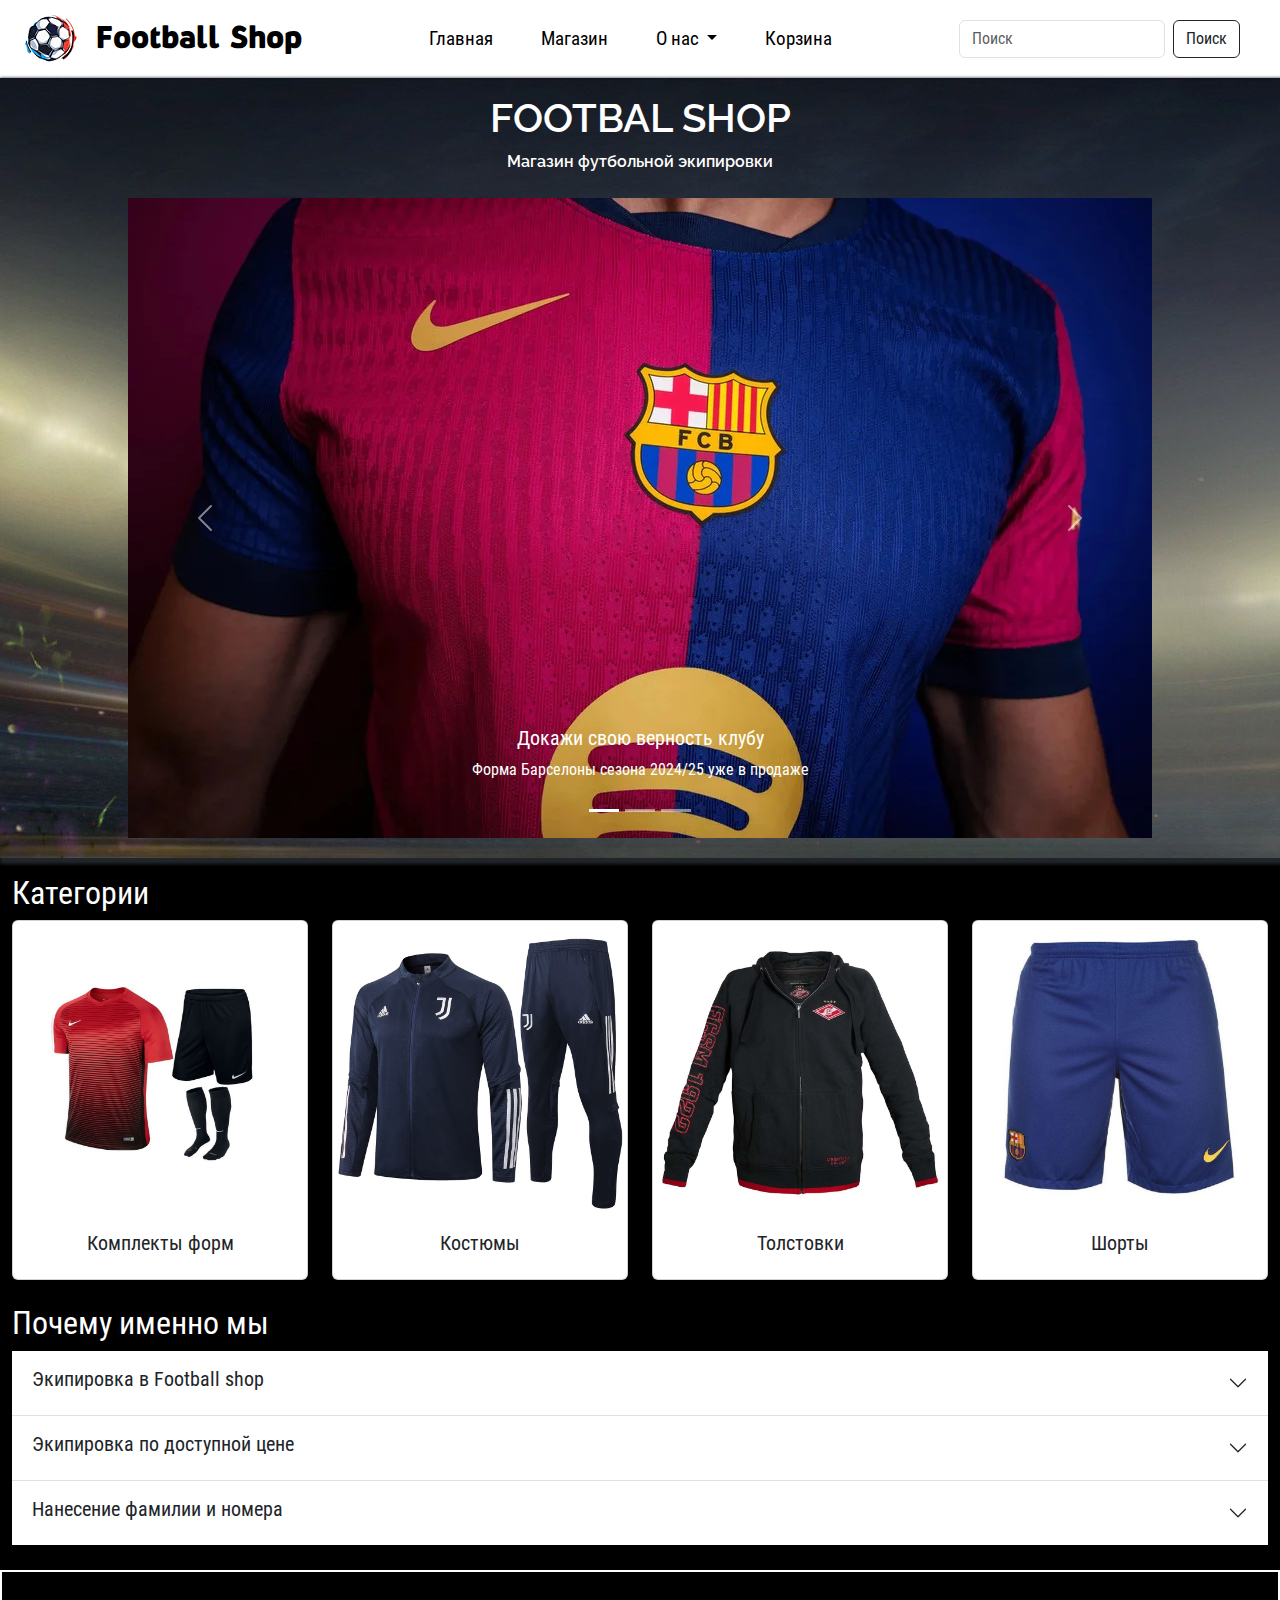
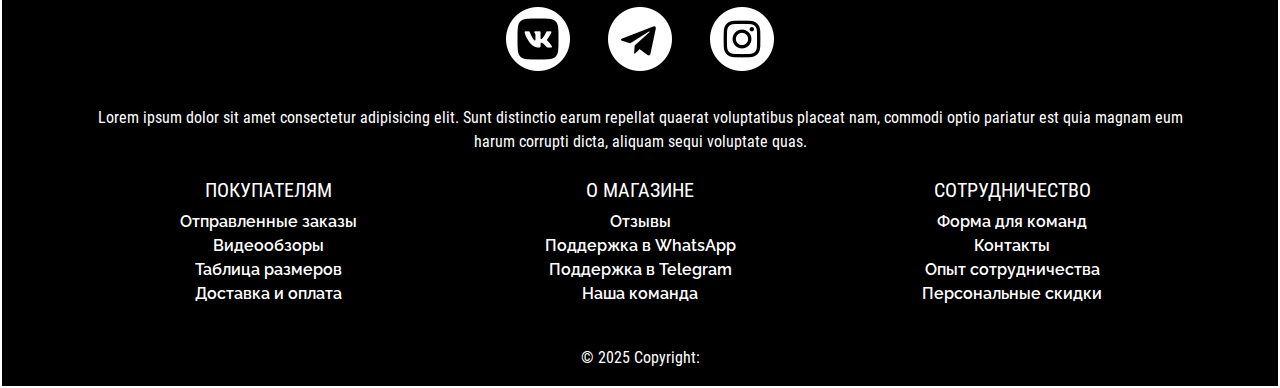
<file: index.html>
<!DOCTYPE html>
<html lang="en">

<head>
    <meta charset="UTF-8">
    <meta name="viewport" content="width=device-width, initial-scale=1.0">
    <title>Document</title>
    <link href="https://cdn.jsdelivr.net/npm/bootstrap@5.3.3/dist/css/bootstrap.min.css" rel="stylesheet"
        integrity="sha384-QWTKZyjpPEjISv5WaRU9OFeRpok6YctnYmDr5pNlyT2bRjXh0JMhjY6hW+ALEwIH" crossorigin="anonymous">
    <link rel="stylesheet" href="css/1.css">
</head>

<body>
    <!--Добавить гамбургер-->
    <!--Главный сайт-->
    <!--Шапка-->
    <menu>
        <div class="container-fluid">
        <nav class="navbar navbar-expand-lg">
            <div class="container-fluid">
                <a class="navbar-brand" href="./index.html">
                    <img src="./img/small-logo.png" alt="Bootstrap" width="56" height="52"></a>
                <a class="navbar-brand" href="./index.html">
                    <h2>Football Shop</h2>
                </a>
                <button class="navbar-toggler" type="button" data-bs-toggle="collapse"
                    data-bs-target="#navbarSupportedContent" aria-controls="navbarSupportedContent"
                    aria-expanded="false" aria-label="Переключатель навигации">
                    <span class="navbar-toggler-icon"></span>
                </button>
                <div class="collapse navbar-collapse" id="navbarSupportedContent">
                    <ul class="navbar-nav me-auto ms-auto mb-2 mb-lg-0">
                        <li class="nav-item px-3">
                            <a class="nav-link" aria-current="page" href="./index.html">Главная</a>
                        </li>
                        <li class="nav-item px-3">
                            <a class="nav-link" href="./shop.html">Магазин</a>
                        </li>
                        <li class="nav-item dropdown px-3">
                            <a class="nav-link dropdown-toggle" href="#" role="button" data-bs-toggle="dropdown"
                                aria-expanded="false">
                                О нас
                            </a>
                            <ul class="dropdown-menu">
                                <li><a class="dropdown-item" href="./blog.html">Блог</a></li>
                                <li><a class="dropdown-item" href="#">Отзывы</a></li>
                            </ul>
                        <li class="nav-item px-3">
                            <a class="nav-link" href="./bin.html">Корзина</a>
                        </li>
                    </ul>
                    <form class="d-flex px-3" role="search">
                        <input class="form-control me-2" type="search" placeholder="Поиск" aria-label="Поиск">
                        <button class="btn btn-outline-dark" type="submit">Поиск</button>
                    </form>
                </div>
            </div>
        </nav>
    </div>
    </menu>
    <header>
        <div class="container-fluid">
            <div class="row align-items-center">
                <H1 class="header-text mt-3">FOOTBAL SHOP</H1>
            </div>
            <div class="row align-items-center">
                <p class="header-text">Магазин футбольной экипировки</p>
            </div>
        <div class="container-fluid">
            <!--Карусель-->
            <div class="row align-items-center mt-2">
                <div class="col">
                    <div id="carouselExampleCaptions" class="carousel slide carousel-fade" data-bs-ride="carousel">
                        <div class="carousel-indicators">
                            <button type="button" data-bs-target="#carouselExampleCaptions" data-bs-slide-to="0"
                                class="active" aria-current="true" aria-label="Slide 1"></button>
                            <button type="button" data-bs-target="#carouselExampleCaptions" data-bs-slide-to="1"
                                aria-label="Slide 2"></button>
                            <button type="button" data-bs-target="#carouselExampleCaptions" data-bs-slide-to="2"
                                aria-label="Slide 3"></button>
                        </div>
                        <div class="carousel-inner">
                            <div class="carousel-item active">
                                <a href="./barcafoot.html"><img src="./img/FCB.png" class="d-block w-100" alt="..."></a>
                                <div class="carousel-caption d-none d-md-block">
                                    <h5>Докажи свою верность клубу</h5>
                                    <p>Форма Барселоны сезона 2024/25 уже в продаже</p>
                                </div>
                            </div>
                            <div class="carousel-item">
                                <a href="./realfoot.html"><img src="./img/Real.png" class="d-block w-100" alt="..."></a>
                                <div class="carousel-caption d-none d-md-block">
                                    <h5>Стань частью нового галактикос</h5>
                                    <p>Форма Реала сезона 2024/25 уже в продаже</p>
                                </div>
                            </div>
                            <div class="carousel-item">
                                <a href="./mu.html"><img src="./img/man-united-1-min.jpg" class="d-block w-100"
                                        alt="..."></a>
                                <div class="carousel-caption d-none d-md-block">
                                    <h5>Поддержи свой клуб в трудные времена</h5>
                                    <p>Форма Манчестер Юнайтед сезона 2024/25 уже в продаже</p>
                                </div>
                            </div>
                        </div>
                        <button class="carousel-control-prev" type="button" data-bs-target="#carouselExampleCaptions"
                            data-bs-slide="prev">
                            <span class="carousel-control-prev-icon" aria-hidden="true"></span>
                            <span class="visually-hidden">Предыдущий</span>
                        </button>
                        <button class="carousel-control-next" type="button" data-bs-target="#carouselExampleCaptions"
                            data-bs-slide="next">
                            <span class="carousel-control-next-icon" aria-hidden="true"></span>
                            <span class="visually-hidden">Следующий</span>
                        </button>
                    </div>
                </div>
            </div>
            <!--Конец карусели-->
        </div>
    </header>
    <main>
        <!--Категории-->
        <div class="container-fluid">
            <div class="row align-items-center">
                <div class="col gy-3">
                    <div class="subtext">
                        <h2>Категории</h2>
                    </div>
                    <div class="row gy-3 row-cols-1 row-cols-md-4 g-4">
                        <div class="col">
                            <div class="card">
                                <a href="./shop.html"><img src="./img/Categories/form.jpg" class="card-img-top"
                                        alt="..."></a>
                                <div class="card-body">
                                    <h5 class="card-title text-center">Комплекты форм</h5>
                                </div>
                            </div>
                        </div>
                        <div class="col">
                            <div class="card">
                                <a href="./shop.html"><img src="./img/Categories/costume.jpg" class="card-img-top"
                                        alt="..."></a>
                                <div class="card-body">
                                    <h5 class="card-title text-center">Костюмы</h5>
                                </div>
                            </div>
                        </div>
                        <div class="col">
                            <div class="card">
                                <a href="./shop.html"><img src="./img/Categories/Hoody.jpg" class="card-img-top"
                                        alt="..."></a>
                                <div class="card-body">
                                    <h5 class="card-title text-center">Толстовки</h5>
                                </div>
                            </div>
                        </div>
                        <div class="col">
                            <div class="card">
                                <a href="./shop.html"><img src="./img/Categories/shorts.jpg" class="card-img-top"
                                        alt="..."></a>
                                <div class="card-body">
                                    <h5 class="card-title text-center">Шорты</h5>
                                </div>
                            </div>
                        </div>
                    </div>
                </div>
            </div>
        </div>
        <!--Аккордион-->
        <div class="container-fluid">
            <div class="row align-items-center">
                <div class="col gy-4">
                    <div class="subtext">
                        <h2>Почему именно мы</h2>
                    </div>
                </div>
            </div>
            <div class="accordion accordion-flush" id="accordionFlushExample">
                <div class="accordion-item">
                    <h2 class="accordion-header">
                        <button class="accordion-button collapsed" type="button" data-bs-toggle="collapse"
                            data-bs-target="#flush-collapseOne" aria-expanded="false" aria-controls="flush-collapseOne">
                            <h5>Экипировка в Football shop</h5>
                        </button>
                    </h2>
                    <div id="flush-collapseOne" class="accordion-collapse collapse"
                        data-bs-parent="#accordionFlushExample">
                        <div class="accordion-body">Игровая форма и атрибутика любимой команды — важное составляющее
                            гардероба игрока и просто любителя футбола. Быть в форме любимой команды — быть её частью.
                            Интернет-магазин Аутлет Футбол предлагает большой выбор экипировки с символикой популярных
                            футбольных клубов. Качественная спортивная экипировка может стать памятным сувениром или
                            основной формой для игры.</div>
                    </div>
                </div>
                <div class="accordion-item">
                    <h2 class="accordion-header">
                        <button class="accordion-button collapsed" type="button" data-bs-toggle="collapse"
                            data-bs-target="#flush-collapseTwo" aria-expanded="false" aria-controls="flush-collapseTwo">
                            <h5>Экипировка по доступной цене</h5>
                        </button>
                    </h2>
                    <div id="flush-collapseTwo" class="accordion-collapse collapse"
                        data-bs-parent="#accordionFlushExample">
                        <div class="accordion-body">В интернет-магазине представлена качественная футбольная экипировка
                            известных футбольных клубов для взрослых и детей по низкой цене. В Аутлет Футбол можно
                            заказать футболку и шорты Лионеля Месси, Криштиану Роналду или Килиана Мбаппе с нанесением
                            оригинального шрифта.</div>
                    </div>
                </div>
                <div class="accordion-item">
                    <h2 class="accordion-header">
                        <button class="accordion-button collapsed" type="button" data-bs-toggle="collapse"
                            data-bs-target="#flush-collapseThree" aria-expanded="false"
                            aria-controls="flush-collapseThree">
                            <h5>Нанесение фамилии и номера</h5>
                        </button>
                    </h2>
                    <div id="flush-collapseThree" class="accordion-collapse collapse"
                        data-bs-parent="#accordionFlushExample">
                        <div class="accordion-body">Нанесение оригинального шрифта станет отличным подарком как для
                            простого болельщика, так и для действующего игрока. Специалисты интернет-магазина нанесут
                            фамилию и номер игрока оригинальным шрифтом. При оформлении заказа следует указать фамилию и
                            номер игрока в соответствующей строке на странице товара. Индивидуально настроенная
                            экипировка понравится взрослым и детям.</div>
                    </div>
                </div>
            </div>
        </div>
    </main>
    <!--Нижняя плажка-->
    <footer class="bg-body-dark text-center">
        <div class="container p-4">
            <section class="mb-4">
                <a data-mdb-ripple-init class="btn btn-outline btn-floating m-1" href="#!" role="button"><i
                        class="fab fa-vk-f"></i><img src="./img/smallvk/vk (2).png" alt=""></a>
                <a data-mdb-ripple-init class="btn btn-outline btn-floating m-1" href="#!" role="button"><i
                        class="fab fa-telegram"></i><img src="./img/smallvk/telegram (2).png" alt=""></a>
                <a data-mdb-ripple-init class="btn btn-outline btn-floating m-1" href="#!" role="button"><i
                        class="fab fa-instagram"></i><img src="./img/smallvk/instagram (2).png" alt=""></a>
            </section>
            <!--Текст для подписи-->
            <section class="mb-4">
                <p>
                    Lorem ipsum dolor sit amet consectetur adipisicing elit. Sunt distinctio earum
                    repellat quaerat voluptatibus placeat nam, commodi optio pariatur est quia magnam eum
                    harum corrupti dicta, aliquam sequi voluptate quas.
                </p>
            </section>
            <!--Вспомогательные колонки-->
            <section class="footer-colums">
                <div class="row">
                    <div class="col-lg-4 col-md-4 mb-4 mb-md-0">
                        <h5 class="text-uppercase">Покупателям</h5>
                        <ul class="list-unstyled mb-0">
                            <li>
                                <a class="text-body" href="#!">Отправленные заказы</a>
                            </li>
                            <li>
                                <a class="text-body" href="#!">Видеообзоры</a>
                            </li>
                            <li>
                                <a class="text-body" href="#!">Таблица размеров</a>
                            </li>
                            <li>
                                <a class="text-body" href="#!">Доставка и оплата</a>
                            </li>
                        </ul>
                    </div>
                    <!--Вторая колонка-->
                    <div class="col-lg-4 col-md-4 mb-4 mb-md-0">
                        <h5 class="text-uppercase">О магазине</h5>
                        <ul class="list-unstyled mb-0">
                            <li>
                                <a class="text-body" href="#!">Отзывы</a>
                            </li>
                            <li>
                                <a class="text-body" href="#!">Поддержка в WhatsApp</a>
                            </li>
                            <li>
                                <a class="text-body" href="#!">Поддержка в Telegram</a>
                            </li>
                            <li>
                                <a class="text-body" href="#!">Наша команда</a>
                            </li>
                        </ul>
                    </div>
                    <!--Третья колонка-->
                    <div class="col-lg-4 col-md-4 mb-4 mb-md-0">
                        <h5 class="text-uppercase">Сотрудничество</h5>

                        <ul class="list-unstyled mb-0">
                            <li>
                                <a class="text-body" href="#!">Форма для команд</a>
                            </li>
                            <li>
                                <a class="text-body" href="#!">Контакты</a>
                            </li>
                            <li>
                                <a class="text-body" href="#!">Опыт cотрудничества</a>
                            </li>
                            <li>
                                <a class="text-body" href="#!">Персональные скидки</a>
                            </li>
                        </ul>
                    </div>
                </div>
            </section>
        </div>
        <div class="text-center p-3" style="background-color: rgba(0, 0, 0, 0.05);">
            © 2025 Copyright:
        </div>
    </footer>

    <script src="https://cdn.jsdelivr.net/npm/bootstrap@5.3.3/dist/js/bootstrap.bundle.min.js"
        integrity="sha384-YvpcrYf0tY3lHB60NNkmXc5s9fDVZLESaAA55NDzOxhy9GkcIdslK1eN7N6jIeHz"
        crossorigin="anonymous"></script>
</body>

</html>
</file>
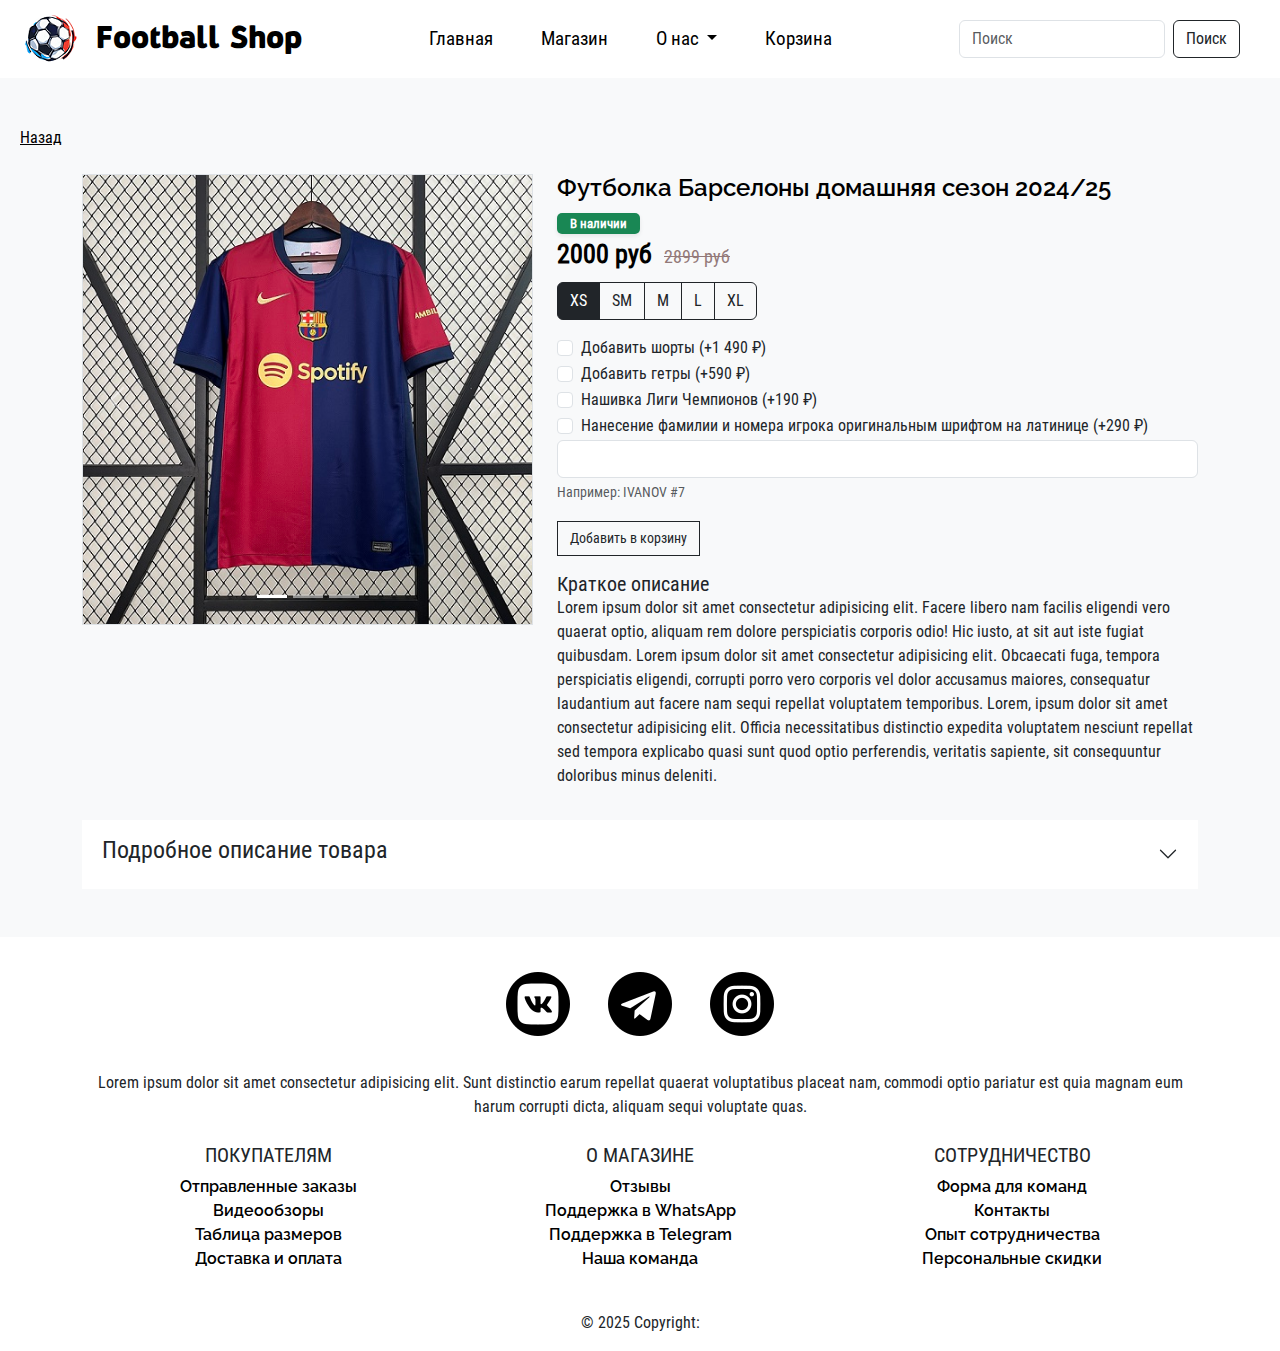
<file: barcafoot.html>
<!DOCTYPE html>
<html lang="en">

<head>
    <meta charset="UTF-8">
    <meta name="viewport" content="width=device-width, initial-scale=1.0">
    <title>Document</title>
    <link href="https://cdn.jsdelivr.net/npm/bootstrap@5.3.3/dist/css/bootstrap.min.css" rel="stylesheet"
        integrity="sha384-QWTKZyjpPEjISv5WaRU9OFeRpok6YctnYmDr5pNlyT2bRjXh0JMhjY6hW+ALEwIH" crossorigin="anonymous">
    <link rel="stylesheet" href="./css/barca.css">
</head>

<body>
    <menu>
        <div class="container-fluid">
        <nav class="navbar navbar-expand-lg">
            <div class="container-fluid">
                <a class="navbar-brand" href="./index.html">
                    <img src="./img/small-logo.png" alt="Bootstrap" width="56" height="52"></a>
                <a class="navbar-brand" href="./index.html">
                    <h2>Football Shop</h2>
                </a>
                <button class="navbar-toggler" type="button" data-bs-toggle="collapse"
                    data-bs-target="#navbarSupportedContent" aria-controls="navbarSupportedContent"
                    aria-expanded="false" aria-label="Переключатель навигации">
                    <span class="navbar-toggler-icon"></span>
                </button>
                <div class="collapse navbar-collapse" id="navbarSupportedContent">
                    <ul class="navbar-nav me-auto ms-auto mb-2 mb-lg-0">
                        <li class="nav-item px-3">
                            <a class="nav-link" aria-current="page" href="./index.html">Главная</a>
                        </li>
                        <li class="nav-item px-3">
                            <a class="nav-link" href="./shop.html">Магазин</a>
                        </li>
                        <li class="nav-item dropdown px-3">
                            <a class="nav-link dropdown-toggle" href="#" role="button" data-bs-toggle="dropdown"
                                aria-expanded="false">
                                О нас
                            </a>
                            <ul class="dropdown-menu">
                                <li><a class="dropdown-item" href="./blog.html">Блог</a></li>
                                <li><a class="dropdown-item" href="#">Отзывы</a></li>
                            </ul>
                        <li class="nav-item px-3">
                            <a class="nav-link" href="./bin.html">Корзина</a>
                        </li>
                    </ul>
                    <form class="d-flex px-3" role="search">
                        <input class="form-control me-2" type="search" placeholder="Поиск" aria-label="Поиск">
                        <button class="btn btn-outline-dark" type="submit">Поиск</button>
                    </form>
                </div>
            </div>
        </nav>
    </div>
    </menu>
    <!--Информация о товаре-->
    <main>
        <div class="py-3 py-md-5 bg-light">
            <a href="shop.html" class="link">Назад</a>
            <div class="container">
                <div class="row">
                    <div class="col-md-5 mt-4">
                        <div class="bg-white border">
                            <!--Начало карусели-->
                            <div id="carouselExampleIndicators" class="carousel slide">
                                <div class="carousel-indicators">
                                    <button type="button" data-bs-target="#carouselExampleIndicators"
                                        data-bs-slide-to="0" class="active" aria-current="true"
                                        aria-label="Slide 1"></button>
                                    <button type="button" data-bs-target="#carouselExampleIndicators"
                                        data-bs-slide-to="1" aria-label="Slide 2"></button>
                                    <button type="button" data-bs-target="#carouselExampleIndicators"
                                        data-bs-slide-to="2" aria-label="Slide 3"></button>
                                </div>
                                <div class="carousel-inner">
                                    <div class="carousel-item active">
                                        <img src="./img/shop/FootBar.jpg" class="d-block w-100" alt="...">
                                    </div>
                                    <div class="carousel-item">
                                        <img src="./img/shop/BarcaFoot/Back.jpg" class="d-block w-100" alt="...">
                                    </div>
                                    <div class="carousel-item">
                                        <img src="./img/shop/BarcaFoot/Logog.jpg" class="d-block w-100" alt="...">
                                    </div>
                                </div>
                                <button class="carousel-control-prev" type="button"
                                    data-bs-target="#carouselExampleIndicators" data-bs-slide="prev">
                                    <span class="carousel-control-prev-icon" aria-hidden="true"></span>
                                    <span class="visually-hidden">Предыдущий</span>
                                </button>
                                <button class="carousel-control-next" type="button"
                                    data-bs-target="#carouselExampleIndicators" data-bs-slide="next">
                                    <span class="carousel-control-next-icon" aria-hidden="true"></span>
                                    <span class="visually-hidden">Следующий</span>
                                </button>
                            </div>
                            <!--Конец карусели-->
                        </div>
                    </div>
                    <div class="col-md-7 mt-4">
                        <div class="product-view">
                            <h1 class="product-name">
                                Футболка Барселоны домашняя сезон 2024/25
                            </h1>
                            <div><span class="label-stock badge text-bg-success">В наличии</span></div>
                            <div>
                                <span class="selling-price">2000 руб</span>
                                <span class="original-price">2899 руб</span>
                            </div>
                            <!--Кнопочки с размером-->
                            <div class="mt-2">
                                <div class="btn-group" role="group" aria-label="Базовая группа переключателей радио">
                                    <input type="radio" class="btn-check" name="btnradio" id="btnradio1"
                                        autocomplete="off" checked>
                                    <label class="btn btn-outline-dark" for="btnradio1">XS</label>

                                    <input type="radio" class="btn-check" name="btnradio" id="btnradio2"
                                        autocomplete="off">
                                    <label class="btn btn-outline-dark" for="btnradio2">SM</label>

                                    <input type="radio" class="btn-check" name="btnradio" id="btnradio3"
                                        autocomplete="off">
                                    <label class="btn btn-outline-dark" for="btnradio3">M</label>

                                    <input type="radio" class="btn-check" name="btnradio" id="btnradio4"
                                        autocomplete="off">
                                    <label class="btn btn-outline-dark" for="btnradio4">L</label>

                                    <input type="radio" class="btn-check" name="btnradio" id="btnradio5"
                                        autocomplete="off">
                                    <label class="btn btn-outline-dark" for="btnradio5">XL</label>
                                </div>
                            </div>
                            <!--Конец кнопочек-->
                            <!--Дополнительные опции-->
                            <div class="form-check mt-3">
                                <input class="form-check-input" type="checkbox" value="" id="flexCheckDefault">
                                <label class="form-check-label" for="flexCheckDefault">
                                    Добавить шорты (+1 490 ₽)
                                </label>
                            </div>
                            <div class="form-check">
                                <input class="form-check-input" type="checkbox" value="" id="flexCheckDefault">
                                <label class="form-check-label" for="flexCheckDefault">
                                    Добавить гетры (+590 ₽)
                                </label>
                            </div>
                            <div class="form-check">
                                <input class="form-check-input" type="checkbox" value="" id="flexCheckDefault">
                                <label class="form-check-label" for="flexCheckDefault">
                                    Нашивка Лиги Чемпионов (+190 ₽)
                                </label>
                            </div>
                            <!--Конец дополнительных опций-->
                            <!--Форма для нанесении фамилии-->
                            <div class="form-check">
                                <input class="form-check-input" type="checkbox" value="" id="flexCheckChecked">
                                <label class="form-check-label" for="flexCheckChecked">
                                    Нанесение фамилии и номера игрока оригинальным шрифтом на латинице (+290 ₽)
                                </label>
                            </div>
                            <form>
                                <div class="mb-1">
                                  <input type="email" class="form-control" id="exampleInputEmail1" aria-describedby="emailHelp">
                                  <div id="emailHelp" class="form-text">Например: IVANOV #7</div>
                                </div>
                            </form>
                            <!--Конец формы-->
                            <div class="mt-2">
                                <a href="#" class="btn btn1" data-bs-toggle="modal" data-bs-toggle="modal" data-bs-target="#exampleModal"> <i class="fa fa-shopping-cart"></i> Добавить в корзину</a>
                            </div>
                            <div class="mt-3">
                                <h5 class="mb-0">Краткое описание</h5>
                                <p>
                                    Lorem ipsum dolor sit amet consectetur adipisicing elit. Facere libero nam facilis
                                    eligendi vero quaerat optio, aliquam rem dolore perspiciatis corporis odio! Hic
                                    iusto, at sit aut iste fugiat quibusdam.
                                    Lorem ipsum dolor sit amet consectetur adipisicing elit. Obcaecati fuga, tempora
                                    perspiciatis eligendi, corrupti porro vero corporis vel dolor accusamus maiores,
                                    consequatur laudantium aut facere nam sequi repellat voluptatem temporibus.
                                    Lorem, ipsum dolor sit amet consectetur adipisicing elit. Officia necessitatibus
                                    distinctio expedita voluptatem nesciunt repellat sed tempora explicabo quasi sunt
                                    quod optio perferendis, veritatis sapiente, sit consequuntur doloribus minus
                                    deleniti.
                                </p>
                            </div>
                        </div>
                    </div>
                </div>
                <div class="row">
                    <div class="col-md-12 mt-3">
                        <!--Начало аккордиона-->
                        <div class="accordion accordion-flush" id="accordionFlushExample">
                            <div class="accordion-item">
                                <h2 class="accordion-header">
                                    <button class="accordion-button collapsed" type="button" data-bs-toggle="collapse"
                                        data-bs-target="#flush-collapseOne" aria-expanded="false"
                                        aria-controls="flush-collapseOne">
                                        <h4>Подробное описание товара</h4>
                                    </button>
                                </h2>
                                <div id="flush-collapseOne" class="accordion-collapse collapse"
                                    data-bs-parent="#accordionFlushExample">
                                    <div class="accordion-body">
                                        <p>Lorem ipsum dolor sit, amet consectetur adipisicing elit. Aliquam labore sed
                                            velit impedit excepturi ipsum, nihil quibusdam sit tempora aut vel minima
                                            beatae maiores iste ad adipisci enim, libero dolore.</p>
                                        Lorem ipsum dolor, sit amet consectetur adipisicing elit. Eveniet ut error
                                        veritatis qui blanditiis nisi. Cupiditate sint eligendi non quod et vitae
                                        placeat magnam eos quisquam! Blanditiis similique cum sint?
                                        Lorem ipsum dolor, sit amet consectetur adipisicing elit. Unde odit dolorem
                                        eveniet necessitatibus blanditiis, soluta cum sequi itaque deserunt totam
                                        voluptates adipisci laborum rerum expedita. Dolores facilis sapiente similique
                                        sunt.
                                        Lorem ipsum dolor sit amet consectetur adipisicing elit. Consectetur ipsam
                                        perspiciatis aperiam doloremque nemo id quibusdam itaque optio at. Eos, soluta
                                        quae sequi maxime ullam quas ad qui corporis consectetur.
                                        Lorem ipsum dolor sit amet consectetur adipisicing elit. Incidunt nemo similique
                                        ipsam, earum pariatur quod est necessitatibus saepe accusantium. Saepe iste quia
                                        ratione nam architecto accusantium excepturi error perferendis voluptatum.
                                        Lorem ipsum dolor sit amet consectetur, adipisicing elit. Iure nobis, facere
                                        adipisci nisi dolore tempore! Sequi vero sunt saepe unde voluptatum
                                        reprehenderit, quidem iure, quis voluptas eum sit, adipisci mollitia.
                                    </div>
                                </div>
                            </div>
                            <!--Конец аккордиона-->
                        </div>
                    </div>
                </div>
            </div>
    </main>

    <footer class="bg-body-dark text-center">
        <div class="container p-4">
            <section class="mb-4">
                <a data-mdb-ripple-init class="btn btn-outline btn-floating m-1" href="#!" role="button"><i
                        class="fab fa-facebook-f"></i><img src="./img/smallvk/vk-black.png" alt=""></a>
                <a data-mdb-ripple-init class="btn btn-outline btn-floating m-1" href="#!" role="button"><i
                        class="fab fa-twitter"></i><img src="./img/smallvk/telegram-black.png" alt=""></a>
                <a data-mdb-ripple-init class="btn btn-outline btn-floating m-1" href="#!" role="button"><i
                        class="fab fa-google"></i><img src="./img/smallvk/instagram-black.png" alt=""></a>
            </section>
            <!--Текст для подписи-->
            <section class="mb-4">
                <p>
                    Lorem ipsum dolor sit amet consectetur adipisicing elit. Sunt distinctio earum
                    repellat quaerat voluptatibus placeat nam, commodi optio pariatur est quia magnam eum
                    harum corrupti dicta, aliquam sequi voluptate quas.
                </p>
            </section>
            <!--Вспомогательные колонки-->
            <section class="footer-colums">
                <div class="row">
                    <div class="col-lg-4 col-md-4 mb-4 mb-md-0">
                        <h5 class="text-uppercase">Покупателям</h5>
                        <ul class="list-unstyled mb-0">
                            <li>
                                <a class="text-body" href="#!">Отправленные заказы</a>
                            </li>
                            <li>
                                <a class="text-body" href="#!">Видеообзоры</a>
                            </li>
                            <li>
                                <a class="text-body" href="#!">Таблица размеров</a>
                            </li>
                            <li>
                                <a class="text-body" href="#!">Доставка и оплата</a>
                            </li>
                        </ul>
                    </div>
                    <!--Вторая колонка-->
                    <div class="col-lg-4 col-md-4 mb-4 mb-md-0">
                        <h5 class="text-uppercase">О магазине</h5>
                        <ul class="list-unstyled mb-0">
                            <li>
                                <a class="text-body" href="#!">Отзывы</a>
                            </li>
                            <li>
                                <a class="text-body" href="#!">Поддержка в WhatsApp</a>
                            </li>
                            <li>
                                <a class="text-body" href="#!">Поддержка в Telegram</a>
                            </li>
                            <li>
                                <a class="text-body" href="#!">Наша команда</a>
                            </li>
                        </ul>
                    </div>
                    <!--Третья колонка-->
                    <div class="col-lg-4 col-md-4 mb-4 mb-md-0">
                        <h5 class="text-uppercase">Сотрудничество</h5>

                        <ul class="list-unstyled mb-0">
                            <li>
                                <a class="text-body" href="#!">Форма для команд</a>
                            </li>
                            <li>
                                <a class="text-body" href="#!">Контакты</a>
                            </li>
                            <li>
                                <a class="text-body" href="#!">Опыт cотрудничества</a>
                            </li>
                            <li>
                                <a class="text-body" href="#!">Персональные скидки</a>
                            </li>
                        </ul>
                    </div>
                </div>
            </section>
        </div>
        <div class="text-center p-3" style="background-color: white;">
            © 2025 Copyright:
        </div>
    </footer>

<!--Модальная форма-->
<div class="modal fade" id="exampleModal" tabindex="-1" aria-labelledby="exampleModalLabel" aria-hidden="true">
    <div class="modal-dialog">
      <div class="modal-content">
        <div class="modal-header">
          <h1 class="modal-title fs-5" id="exampleModalLabel">Авторизийрутесь</h1>
          <button type="button" class="btn-close" data-bs-dismiss="modal" aria-label="Close"></button>
        </div>
        <div class="modal-body">
          <div class="container">
            <div class="row">
                <div class="col-2 offset-4">
                    <label for="email1">Email</label>
                </div>
                <div class="col-8 offset-4">
                    <input type="email" id="email1" placeholder="Введите email">
                    <div id="emailHelp" class="form-text">Введите ваш email</div>
                </div>
                <div class="col-8 offset-4">
                    <label for="password1">Пароль</label>
                </div>
                <div class="col-8 offset-4">
                    <input type="password" id="password1" placeholder="Пароль">
                </div>
                <div class="col-8 offset-4 mt-2 mb-2">
                    <input type="checkbox" class="form-check-input" id="check1">
                    <label for="check1" class="form-check-label">Запомнить меня</label>
                </div>
            </div>
        </div>
        <div class="modal-footer">
          <button type="button" class="btn btn-secondary" data-bs-dismiss="modal">Закрыть</button>
          <button type="button" class="btn btn-dark">Авторизоваться</button>
        </div>
      </div>
    </div>
  </div>
<!--Конец модальной формы-->

    <script src="https://cdn.jsdelivr.net/npm/bootstrap@5.3.3/dist/js/bootstrap.bundle.min.js"
        integrity="sha384-YvpcrYf0tY3lHB60NNkmXc5s9fDVZLESaAA55NDzOxhy9GkcIdslK1eN7N6jIeHz"
        crossorigin="anonymous"></script>
</body>
</html>
</file>
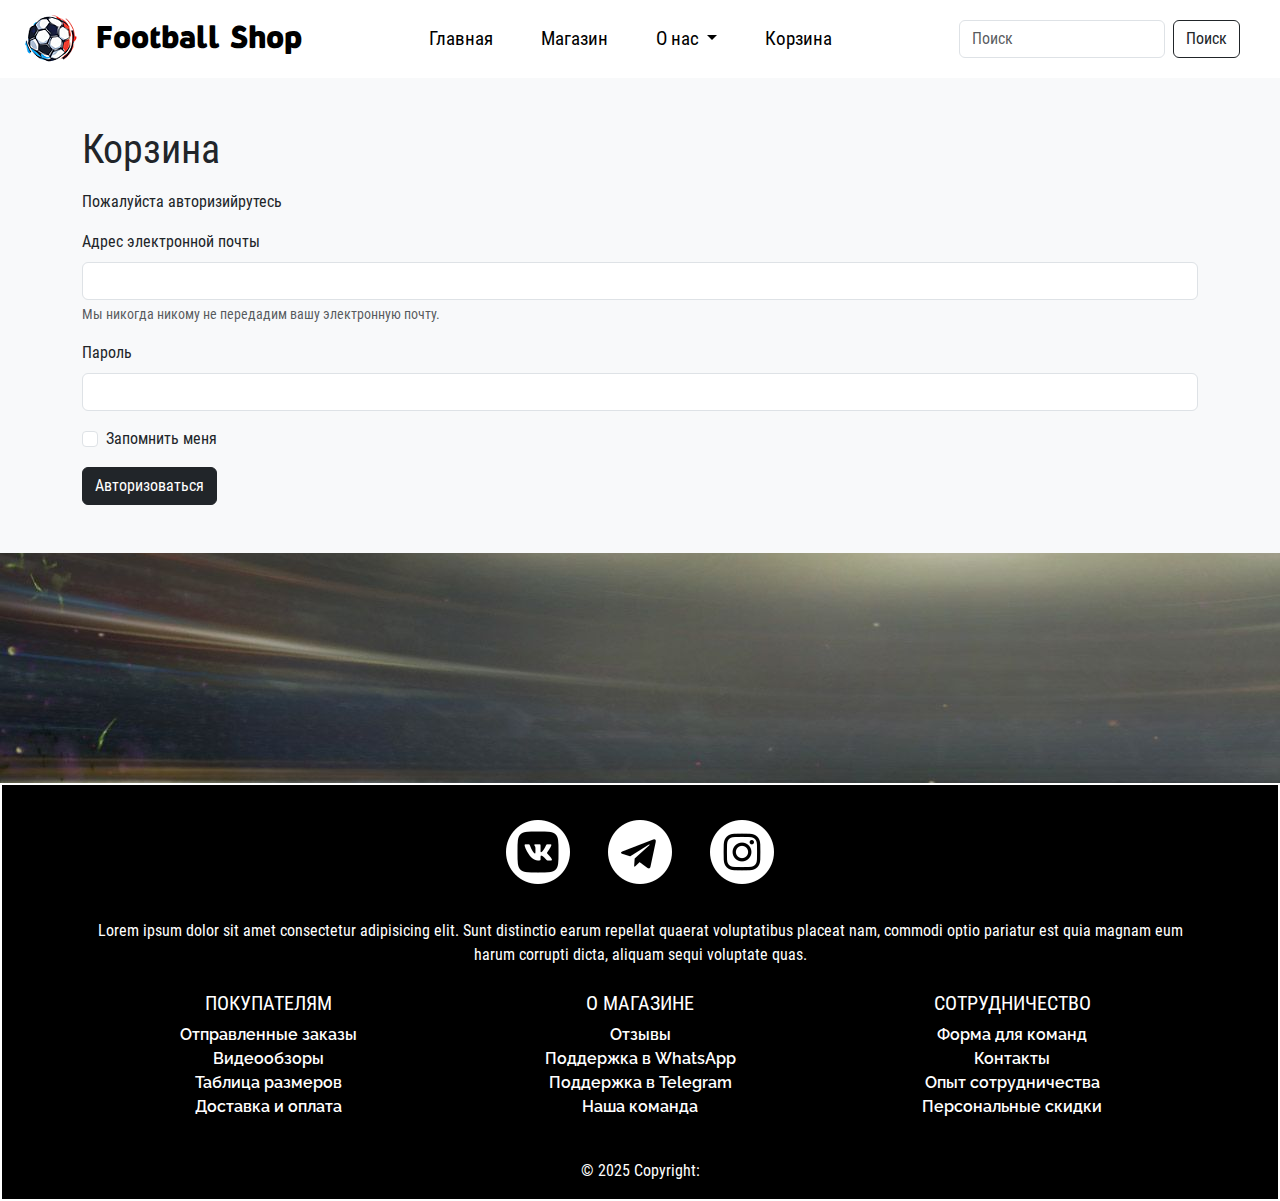
<file: bin.html>
<!DOCTYPE html>
<html lang="en">

<head>
    <meta charset="UTF-8">
    <meta name="viewport" content="width=device-width, initial-scale=1.0">
    <title>Document</title>
    <link href="https://cdn.jsdelivr.net/npm/bootstrap@5.3.3/dist/css/bootstrap.min.css" rel="stylesheet"
        integrity="sha384-QWTKZyjpPEjISv5WaRU9OFeRpok6YctnYmDr5pNlyT2bRjXh0JMhjY6hW+ALEwIH" crossorigin="anonymous">
    <link rel="stylesheet" href="css/bin.css">
</head>

<body>
    <menu>
        <div class="container-fluid">
        <nav class="navbar navbar-expand-lg">
            <div class="container-fluid">
                <a class="navbar-brand" href="./index.html">
                    <img src="./img/small-logo.png" alt="Bootstrap" width="56" height="52"></a>
                <a class="navbar-brand" href="./index.html">
                    <h2>Football Shop</h2>
                </a>
                <button class="navbar-toggler" type="button" data-bs-toggle="collapse"
                    data-bs-target="#navbarSupportedContent" aria-controls="navbarSupportedContent"
                    aria-expanded="false" aria-label="Переключатель навигации">
                    <span class="navbar-toggler-icon"></span>
                </button>
                <div class="collapse navbar-collapse" id="navbarSupportedContent">
                    <ul class="navbar-nav me-auto ms-auto mb-2 mb-lg-0">
                        <li class="nav-item px-3">
                            <a class="nav-link" aria-current="page" href="./index.html">Главная</a>
                        </li>
                        <li class="nav-item px-3">
                            <a class="nav-link" href="./shop.html">Магазин</a>
                        </li>
                        <li class="nav-item dropdown px-3">
                            <a class="nav-link dropdown-toggle" href="#" role="button" data-bs-toggle="dropdown"
                                aria-expanded="false">
                                О нас
                            </a>
                            <ul class="dropdown-menu">
                                <li><a class="dropdown-item" href="./blog.html">Блог</a></li>
                                <li><a class="dropdown-item" href="#">Отзывы</a></li>
                            </ul>
                        <li class="nav-item px-3">
                            <a class="nav-link" href="./bin.html">Корзина</a>
                        </li>
                    </ul>
                    <form class="d-flex px-3" role="search">
                        <input class="form-control me-2" type="search" placeholder="Поиск" aria-label="Поиск">
                        <button class="btn btn-outline-dark" type="submit">Поиск</button>
                    </form>
                </div>
            </div>
        </nav>
    </div>
    </menu>
    <main>
        <div class="py-3 py-md-5 bg-light">
            <div class="container">
                <div class="row">
                    <h1>Корзина</h1>
                </div>
                <div class="row align-items-center mt-2">
                    <p class="avtorization">Пожалуйста авторизийрутесь</p>
                    <form>
                        <div class="mb-3">
                            <label for="exampleInputEmail1" class="form-label">Адрес электронной почты</label>
                            <input type="email" class="form-control" id="exampleInputEmail1"
                                aria-describedby="emailHelp">
                            <div id="emailHelp" class="form-text">Мы никогда никому не передадим вашу электронную почту.
                            </div>
                        </div>
                        <div class="mb-3">
                            <label for="exampleInputPassword1" class="form-label">Пароль</label>
                            <input type="password" class="form-control" id="exampleInputPassword1">
                        </div>
                        <div class="mb-3 form-check">
                            <input type="checkbox" class="form-check-input" id="exampleCheck1">
                            <label class="form-check-label" for="exampleCheck1">Запомнить меня</label>
                        </div>
                        <button type="submit" class="btn btn-dark">Авторизоваться</button>
                    </form>
                </div>
            </div>
        </div>
    </main>
    <footer class="bg-body-dark text-center">
        <div class="container p-4">
            <section class="mb-4">
                <a data-mdb-ripple-init class="btn btn-outline btn-floating m-1" href="#!" role="button"><i
                        class="fab fa-facebook-f"></i><img src="./img/smallvk/vk (2).png" alt=""></a>
                <a data-mdb-ripple-init class="btn btn-outline btn-floating m-1" href="#!" role="button"><i
                        class="fab fa-twitter"></i><img src="./img/smallvk/telegram (2).png" alt=""></a>
                <a data-mdb-ripple-init class="btn btn-outline btn-floating m-1" href="#!" role="button"><i
                        class="fab fa-google"></i><img src="./img/smallvk/instagram (2).png" alt=""></a>
            </section>
            <!--Текст для подписи-->
            <section class="mb-4">
                <p>
                    Lorem ipsum dolor sit amet consectetur adipisicing elit. Sunt distinctio earum
                    repellat quaerat voluptatibus placeat nam, commodi optio pariatur est quia magnam eum
                    harum corrupti dicta, aliquam sequi voluptate quas.
                </p>
            </section>
            <!--Вспомогательные колонки-->
            <section class="footer-colums">
                <div class="row">
                    <div class="col-lg-4 col-md-4 mb-4 mb-md-0">
                        <h5 class="text-uppercase">Покупателям</h5>
                        <ul class="list-unstyled mb-0">
                            <li>
                                <a class="text-body" href="#!">Отправленные заказы</a>
                            </li>
                            <li>
                                <a class="text-body" href="#!">Видеообзоры</a>
                            </li>
                            <li>
                                <a class="text-body" href="#!">Таблица размеров</a>
                            </li>
                            <li>
                                <a class="text-body" href="#!">Доставка и оплата</a>
                            </li>
                        </ul>
                    </div>
                    <!--Вторая колонка-->
                    <div class="col-lg-4 col-md-4 mb-4 mb-md-0">
                        <h5 class="text-uppercase">О магазине</h5>
                        <ul class="list-unstyled mb-0">
                            <li>
                                <a class="text-body" href="#!">Отзывы</a>
                            </li>
                            <li>
                                <a class="text-body" href="#!">Поддержка в WhatsApp</a>
                            </li>
                            <li>
                                <a class="text-body" href="#!">Поддержка в Telegram</a>
                            </li>
                            <li>
                                <a class="text-body" href="#!">Наша команда</a>
                            </li>
                        </ul>
                    </div>
                    <!--Третья колонка-->
                    <div class="col-lg-4 col-md-4 mb-4 mb-md-0">
                        <h5 class="text-uppercase">Сотрудничество</h5>

                        <ul class="list-unstyled mb-0">
                            <li>
                                <a class="text-body" href="#!">Форма для команд</a>
                            </li>
                            <li>
                                <a class="text-body" href="#!">Контакты</a>
                            </li>
                            <li>
                                <a class="text-body" href="#!">Опыт cотрудничества</a>
                            </li>
                            <li>
                                <a class="text-body" href="#!">Персональные скидки</a>
                            </li>
                        </ul>
                    </div>
                </div>
            </section>
        </div>
        <div class="text-center p-3" style="background-color: rgba(0, 0, 0, 0.05);">
            © 2025 Copyright:
        </div>
    </footer>
    <script src="https://cdn.jsdelivr.net/npm/bootstrap@5.3.3/dist/js/bootstrap.bundle.min.js"
        integrity="sha384-YvpcrYf0tY3lHB60NNkmXc5s9fDVZLESaAA55NDzOxhy9GkcIdslK1eN7N6jIeHz"
        crossorigin="anonymous"></script>
</body>

</html>
</file>
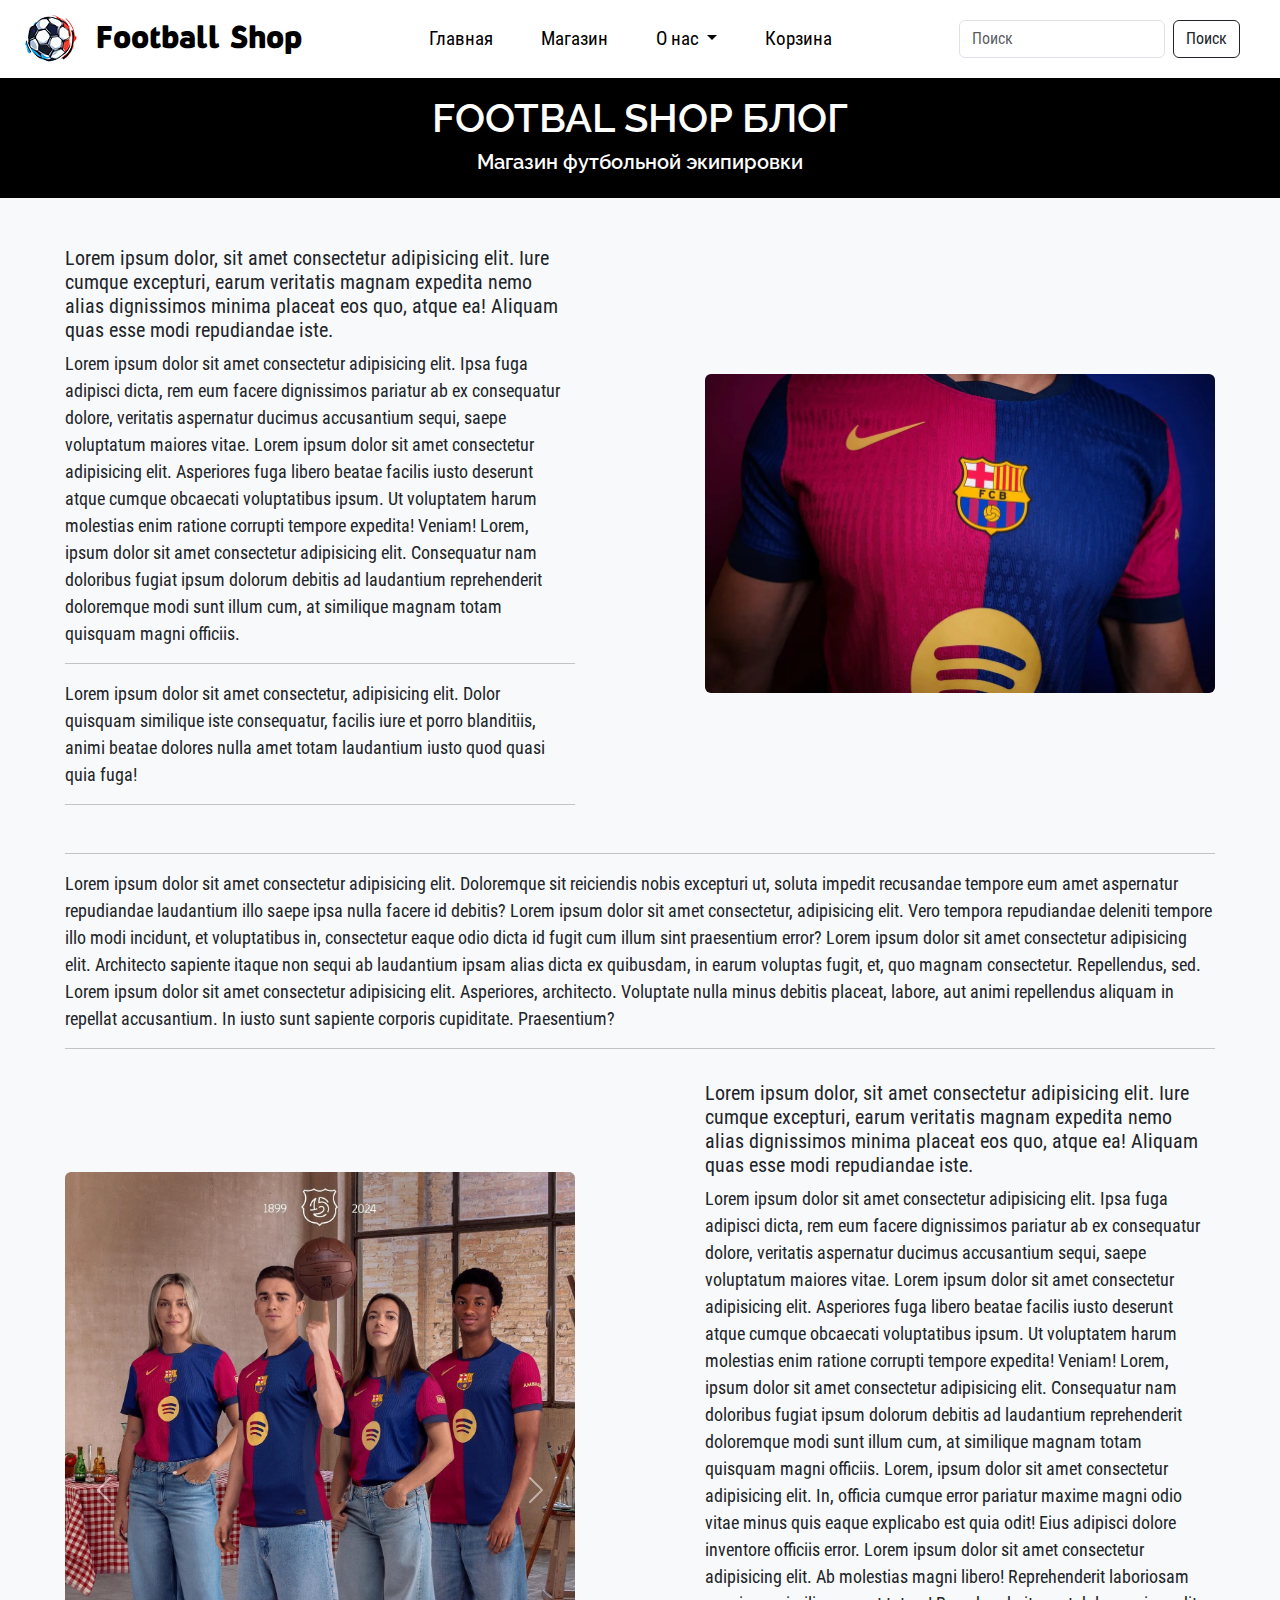
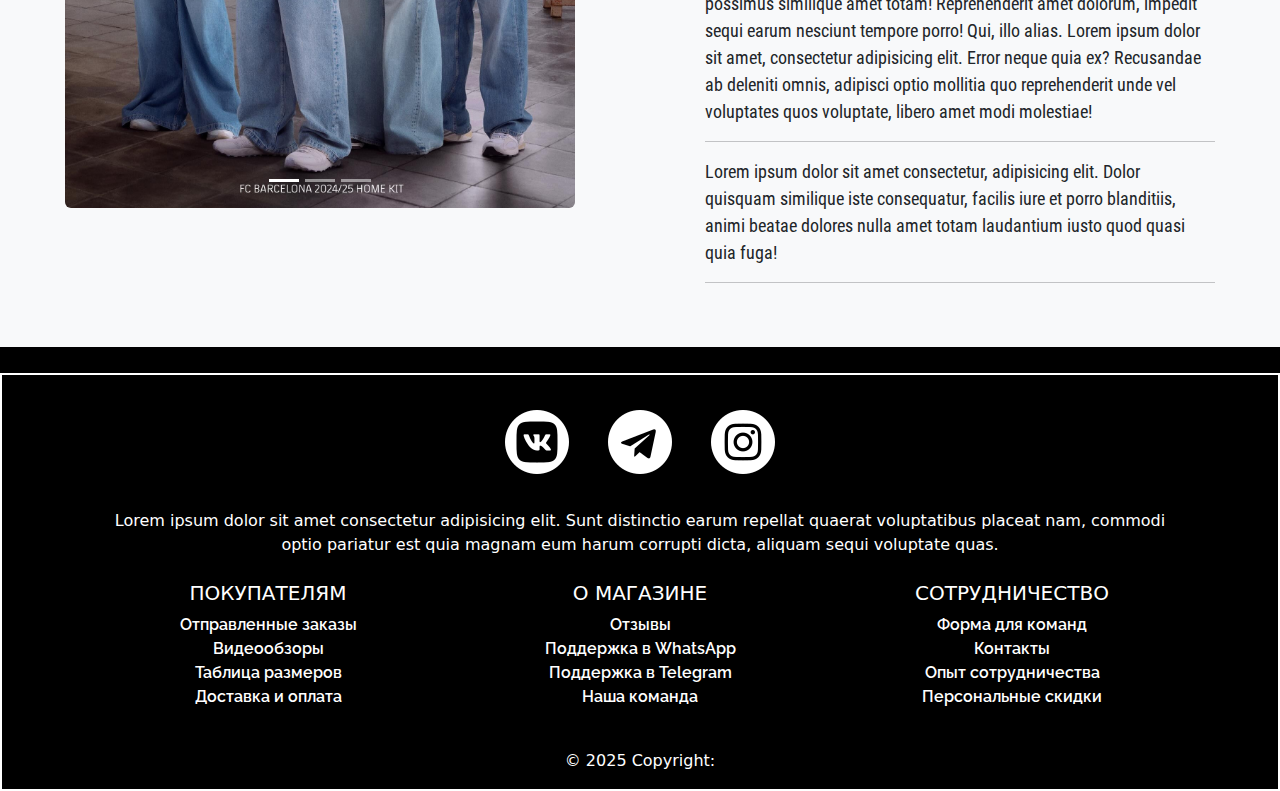
<file: blog.html>
<!DOCTYPE html>
<html lang="en">

<head>
    <meta charset="UTF-8">
    <meta name="viewport" content="width=device-width, initial-scale=1.0">
    <title>Document</title>
    <link href="https://cdn.jsdelivr.net/npm/bootstrap@5.3.3/dist/css/bootstrap.min.css" rel="stylesheet"
        integrity="sha384-QWTKZyjpPEjISv5WaRU9OFeRpok6YctnYmDr5pNlyT2bRjXh0JMhjY6hW+ALEwIH" crossorigin="anonymous">
    <link rel="stylesheet" href="./css/blog.css">
</head>

<body>
    <menu>
        <div class="container-fluid">
            <nav class="navbar navbar-expand-lg">
                <div class="container-fluid">
                    <a class="navbar-brand" href="./index.html">
                        <img src="./img/small-logo.png" alt="Bootstrap" width="56" height="52"></a>
                    <a class="navbar-brand" href="./index.html">
                        <h2>Football Shop</h2>
                    </a>
                    <button class="navbar-toggler" type="button" data-bs-toggle="collapse"
                        data-bs-target="#navbarSupportedContent" aria-controls="navbarSupportedContent"
                        aria-expanded="false" aria-label="Переключатель навигации">
                        <span class="navbar-toggler-icon"></span>
                    </button>
                    <div class="collapse navbar-collapse" id="navbarSupportedContent">
                        <ul class="navbar-nav me-auto ms-auto mb-2 mb-lg-0">
                            <li class="nav-item px-3">
                                <a class="nav-link" aria-current="page" href="./index.html">Главная</a>
                            </li>
                            <li class="nav-item px-3">
                                <a class="nav-link" href="./shop.html">Магазин</a>
                            </li>
                            <li class="nav-item dropdown px-3">
                                <a class="nav-link dropdown-toggle" href="#" role="button" data-bs-toggle="dropdown"
                                    aria-expanded="false">
                                    О нас
                                </a>
                                <ul class="dropdown-menu">
                                    <li><a class="dropdown-item" href="./blog.html">Блог</a></li>
                                    <li><a class="dropdown-item" href="#">Отзывы</a></li>
                                </ul>
                            <li class="nav-item px-3">
                                <a class="nav-link" href="./bin.html">Корзина</a>
                            </li>
                        </ul>
                        <form class="d-flex px-3" role="search">
                            <input class="form-control me-2" type="search" placeholder="Поиск" aria-label="Поиск">
                            <button class="btn btn-outline-dark" type="submit">Поиск</button>
                        </form>
                    </div>
                </div>
            </nav>
        </div>
    </menu>
    <main>
        <header>
            <div class="container-fluid">
                <div class="row align-items-center">
                    <H1 class="header-text mt-3">FOOTBAL SHOP БЛОГ</H1>
                </div>
                <div class="row align-items-center">
                    <h5>
                        <p class="header-text">Магазин футбольной экипировки</p>
                    </h5>
                </div>
        </header>
        <!--Начало блога-->
        <div class="py-3 py-md-5 bg-light">
            <div class="container-fluid">
                <div class="row">
                    <div class="col-10 col-sm-10 col-md-10 col-lg-5 col-xl-5 mt-auto mb-auto me-auto ms-auto">
                        <div class="btext">
                            <h5>Lorem ipsum dolor, sit amet consectetur adipisicing elit. Iure cumque excepturi, earum
                                veritatis magnam expedita nemo alias dignissimos minima placeat eos quo, atque ea!
                                Aliquam quas esse modi repudiandae iste.</h5>
                            <p>Lorem ipsum dolor sit amet consectetur adipisicing elit. Ipsa fuga adipisci dicta, rem
                                eum
                                facere dignissimos pariatur ab ex consequatur dolore, veritatis aspernatur ducimus
                                accusantium sequi, saepe voluptatum maiores vitae.
                                Lorem ipsum dolor sit amet consectetur adipisicing elit. Asperiores fuga libero beatae
                                facilis iusto deserunt atque cumque obcaecati voluptatibus ipsum. Ut voluptatem harum
                                molestias enim ratione corrupti tempore expedita! Veniam!
                                Lorem, ipsum dolor sit amet consectetur adipisicing elit. Consequatur nam doloribus
                                fugiat ipsum dolorum debitis ad laudantium reprehenderit doloremque modi sunt illum cum,
                                at similique magnam totam quisquam magni officiis.
                            </p>
                            <hr>
                            <p>Lorem ipsum dolor sit amet consectetur, adipisicing elit. Dolor quisquam similique iste
                                consequatur, facilis iure et porro blanditiis, animi beatae dolores nulla amet totam
                                laudantium iusto quod quasi quia fuga!</p>
                            <hr>
                        </div>
                    </div>
                    <div class="col-10 col-sm-10 col-md-10 col-lg-5 col-xl-5 mt-auto mb-auto me-auto ms-auto">
                        <div class="bimg"><img src="./img/FCB.png" class="img-fluid rounded mx-auto d-block" alt="...">
                        </div>
                    </div>
                </div>
                <!--Начало второй карточки-->
                <div class="row mt-3">
                <div class="col-10 col-sm-10 col-md-10 col-lg-11 col-xl-11 mt-auto mb-auto me-auto ms-auto">
                    <div class="btext">
                    <hr>
                        <p>Lorem ipsum dolor sit amet consectetur adipisicing elit. Doloremque sit reiciendis nobis excepturi ut, soluta impedit recusandae tempore eum amet aspernatur repudiandae laudantium illo saepe ipsa nulla facere id debitis?
                        Lorem ipsum dolor sit amet consectetur, adipisicing elit. Vero tempora repudiandae deleniti tempore illo modi incidunt, et voluptatibus in, consectetur eaque odio dicta id fugit cum illum sint praesentium error?
                        Lorem ipsum dolor sit amet consectetur adipisicing elit. Architecto sapiente itaque non sequi ab laudantium ipsam alias dicta ex quibusdam, in earum voluptas fugit, et, quo magnam consectetur. Repellendus, sed.
                        Lorem ipsum dolor sit amet consectetur adipisicing elit. Asperiores, architecto. Voluptate nulla minus debitis placeat, labore, aut animi repellendus aliquam in repellat accusantium. In iusto sunt sapiente corporis cupiditate. Praesentium?
                    </p>
                    <hr>
                    </div>
                </div>
                </div>
                <div class="row mt-3">
                    <div class="col-10 col-sm-10 col-md-10 col-lg-5 col-xl-5 mt-auto mb-auto me-auto ms-auto">
                        <!--Карусель-->
                        <div id="carouselExampleIndicators" class="carousel slide">
                            <div class="carousel-indicators">
                                <button type="button" data-bs-target="#carouselExampleIndicators"
                                    data-bs-slide-to="0" class="active" aria-current="true"
                                    aria-label="Slide 1"></button>
                                <button type="button" data-bs-target="#carouselExampleIndicators"
                                    data-bs-slide-to="1" aria-label="Slide 2"></button>
                                <button type="button" data-bs-target="#carouselExampleIndicators"
                                    data-bs-slide-to="2" aria-label="Slide 3"></button>
                            </div>
                            <div class="carousel-inner">
                                <div class="carousel-item active">
                                    <img src="./img/blog/Bar.jpg" class="rounded d-block w-100" alt="...">
                                </div>
                                <div class="carousel-item">
                                    <img src="./img/blog/Bar2.jpg" class="rounded d-block w-100" alt="...">
                                </div>
                                <div class="carousel-item">
                                    <img src="./img/blog/Bar3.jpg" class="rounded d-block w-100" alt="...">
                                </div>
                            </div>
                            <button class="carousel-control-prev" type="button"
                                data-bs-target="#carouselExampleIndicators" data-bs-slide="prev">
                                <span class="carousel-control-prev-icon" aria-hidden="true"></span>
                                <span class="visually-hidden">Предыдущий</span>
                            </button>
                            <button class="carousel-control-next" type="button"
                                data-bs-target="#carouselExampleIndicators" data-bs-slide="next">
                                <span class="carousel-control-next-icon" aria-hidden="true"></span>
                                <span class="visually-hidden">Следующий</span>
                            </button>
                        </div>
                        <!--Конец карусельки-->
                        </div>
                    <div class="col-10 col-sm-10 col-md-10 col-lg-5 col-xl-5 mt-auto mb-auto me-auto ms-auto">
                        <div class="btext">
                            <h5>Lorem ipsum dolor, sit amet consectetur adipisicing elit. Iure cumque excepturi, earum
                                veritatis magnam expedita nemo alias dignissimos minima placeat eos quo, atque ea!
                                Aliquam quas esse modi repudiandae iste.</h5>
                            <p>Lorem ipsum dolor sit amet consectetur adipisicing elit. Ipsa fuga adipisci dicta, rem
                                eum
                                facere dignissimos pariatur ab ex consequatur dolore, veritatis aspernatur ducimus
                                accusantium sequi, saepe voluptatum maiores vitae.
                                Lorem ipsum dolor sit amet consectetur adipisicing elit. Asperiores fuga libero beatae
                                facilis iusto deserunt atque cumque obcaecati voluptatibus ipsum. Ut voluptatem harum
                                molestias enim ratione corrupti tempore expedita! Veniam!
                                Lorem, ipsum dolor sit amet consectetur adipisicing elit. Consequatur nam doloribus
                                fugiat ipsum dolorum debitis ad laudantium reprehenderit doloremque modi sunt illum cum,
                                at similique magnam totam quisquam magni officiis.
                                Lorem, ipsum dolor sit amet consectetur adipisicing elit. In, officia cumque error pariatur maxime magni odio vitae minus quis eaque explicabo est quia odit! Eius adipisci dolore inventore officiis error.
                                Lorem ipsum dolor sit amet consectetur adipisicing elit. Ab molestias magni libero! Reprehenderit laboriosam possimus similique amet totam! Reprehenderit amet dolorum, impedit sequi earum nesciunt tempore porro! Qui, illo alias.
                                Lorem ipsum dolor sit amet, consectetur adipisicing elit. Error neque quia ex? Recusandae ab deleniti omnis, adipisci optio mollitia quo reprehenderit unde vel voluptates quos voluptate, libero amet modi molestiae!
                            </p>
                            <hr>
                            <p>Lorem ipsum dolor sit amet consectetur, adipisicing elit. Dolor quisquam similique iste
                                consequatur, facilis iure et porro blanditiis, animi beatae dolores nulla amet totam
                                laudantium iusto quod quasi quia fuga!</p>
                            <hr>
                        </div>
                    </div>    
                </div>
            </div>
        </div>            
        <!--Конец блога-->
    </main>
    <footer class="bg-body-dark text-center">
        <div class="container p-4">
            <section class="mb-4">
                <a data-mdb-ripple-init class="btn btn-outline btn-floating m-1" href="#!" role="button"><i
                        class="fab fa-vk-f"></i><img src="./img/smallvk/vk (2).png" alt=""></a>
                <a data-mdb-ripple-init class="btn btn-outline btn-floating m-1" href="#!" role="button"><i
                        class="fab fa-telegram"></i><img src="./img/smallvk/telegram (2).png" alt=""></a>
                <a data-mdb-ripple-init class="btn btn-outline btn-floating m-1" href="#!" role="button"><i
                        class="fab fa-instagram"></i><img src="./img/smallvk/instagram (2).png" alt=""></a>
            </section>
            <!--Текст для подписи-->
            <section class="mb-4">
                <p>
                    Lorem ipsum dolor sit amet consectetur adipisicing elit. Sunt distinctio earum
                    repellat quaerat voluptatibus placeat nam, commodi optio pariatur est quia magnam eum
                    harum corrupti dicta, aliquam sequi voluptate quas.
                </p>
            </section>
            <!--Вспомогательные колонки-->
            <section class="footer-colums">
                <div class="row">
                    <div class="col-lg-4 col-md-4 mb-4 mb-md-0">
                        <h5 class="text-uppercase">Покупателям</h5>
                        <ul class="list-unstyled mb-0">
                            <li>
                                <a class="text-body" href="#!">Отправленные заказы</a>
                            </li>
                            <li>
                                <a class="text-body" href="#!">Видеообзоры</a>
                            </li>
                            <li>
                                <a class="text-body" href="#!">Таблица размеров</a>
                            </li>
                            <li>
                                <a class="text-body" href="#!">Доставка и оплата</a>
                            </li>
                        </ul>
                    </div>
                    <!--Вторая колонка-->
                    <div class="col-lg-4 col-md-4 mb-4 mb-md-0">
                        <h5 class="text-uppercase">О магазине</h5>
                        <ul class="list-unstyled mb-0">
                            <li>
                                <a class="text-body" href="#!">Отзывы</a>
                            </li>
                            <li>
                                <a class="text-body" href="#!">Поддержка в WhatsApp</a>
                            </li>
                            <li>
                                <a class="text-body" href="#!">Поддержка в Telegram</a>
                            </li>
                            <li>
                                <a class="text-body" href="#!">Наша команда</a>
                            </li>
                        </ul>
                    </div>
                    <!--Третья колонка-->
                    <div class="col-lg-4 col-md-4 mb-4 mb-md-0">
                        <h5 class="text-uppercase">Сотрудничество</h5>

                        <ul class="list-unstyled mb-0">
                            <li>
                                <a class="text-body" href="#!">Форма для команд</a>
                            </li>
                            <li>
                                <a class="text-body" href="#!">Контакты</a>
                            </li>
                            <li>
                                <a class="text-body" href="#!">Опыт cотрудничества</a>
                            </li>
                            <li>
                                <a class="text-body" href="#!">Персональные скидки</a>
                            </li>
                        </ul>
                    </div>
                </div>
            </section>
        </div>
        <div class="text-center p-3" style="background-color: rgba(0, 0, 0, 0.05);">
            © 2025 Copyright:
        </div>
    </footer>

    <script src="https://cdn.jsdelivr.net/npm/bootstrap@5.3.3/dist/js/bootstrap.bundle.min.js"
        integrity="sha384-YvpcrYf0tY3lHB60NNkmXc5s9fDVZLESaAA55NDzOxhy9GkcIdslK1eN7N6jIeHz" crossorigin="anonymous">
        </script>
</body>

</html>
</file>
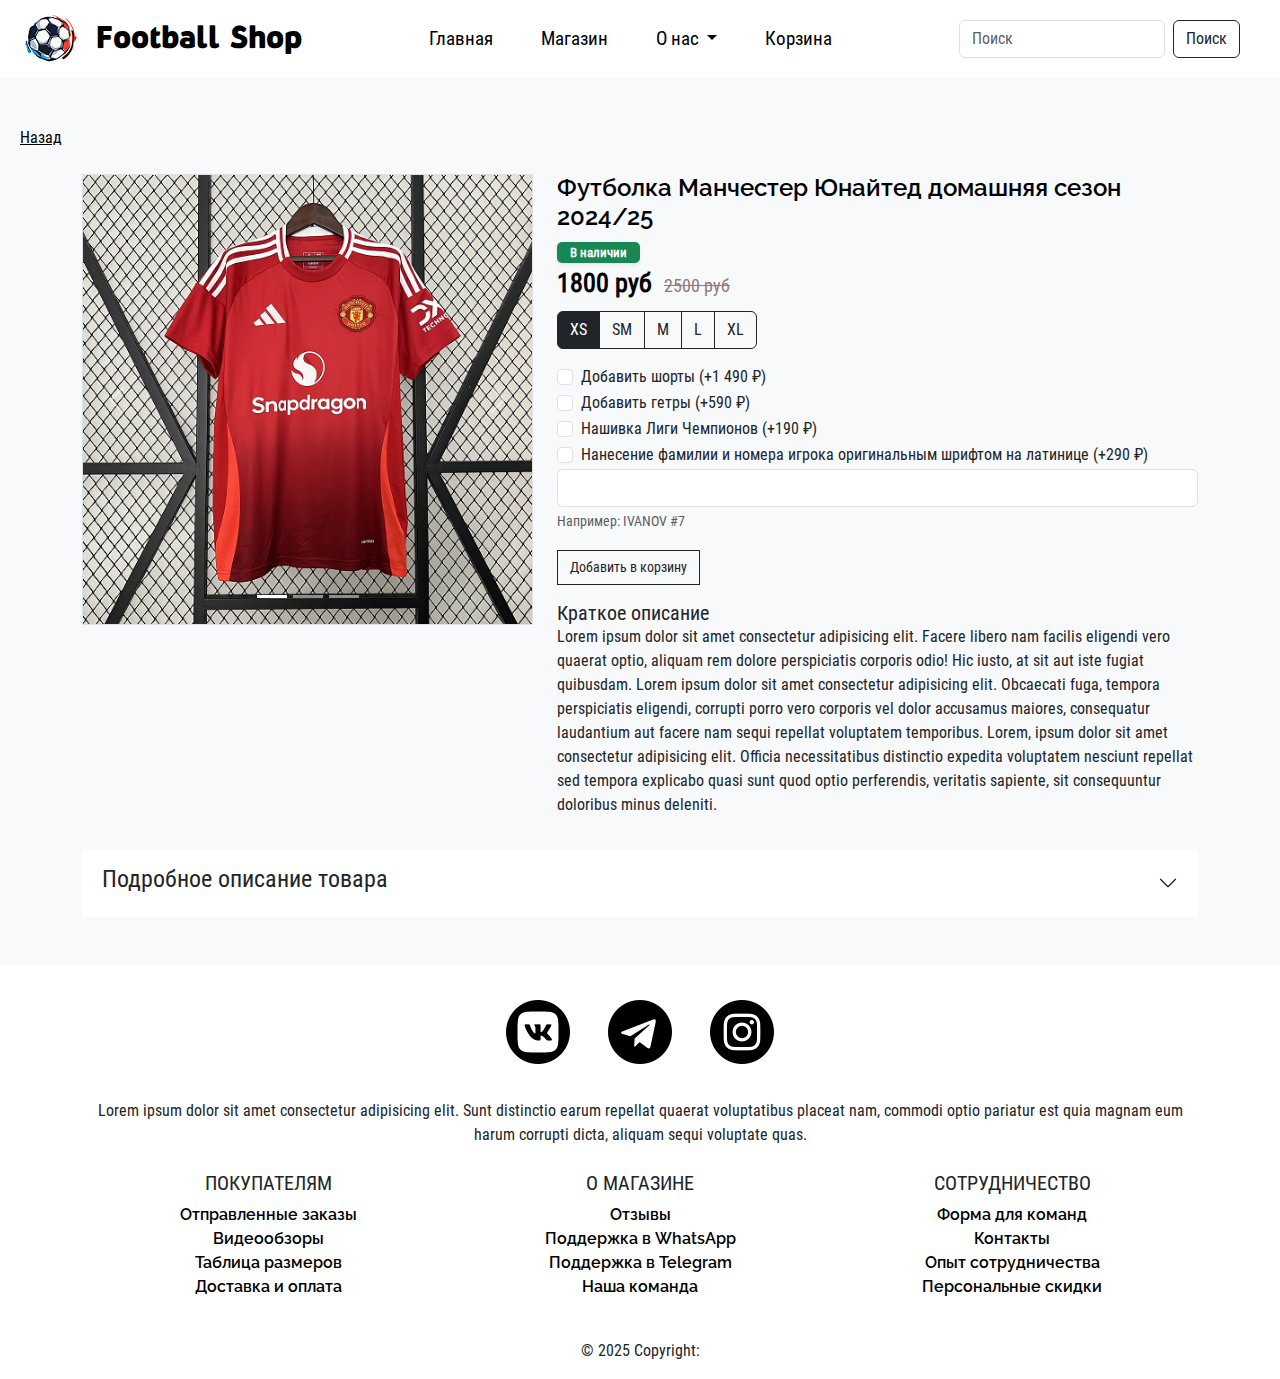
<file: mu.html>
<!DOCTYPE html>
<html lang="en">

<head>
    <meta charset="UTF-8">
    <meta name="viewport" content="width=device-width, initial-scale=1.0">
    <title>Document</title>
    <link href="https://cdn.jsdelivr.net/npm/bootstrap@5.3.3/dist/css/bootstrap.min.css" rel="stylesheet"
        integrity="sha384-QWTKZyjpPEjISv5WaRU9OFeRpok6YctnYmDr5pNlyT2bRjXh0JMhjY6hW+ALEwIH" crossorigin="anonymous">
    <link rel="stylesheet" href="./css/mu.css">
</head>

<body>
    <menu>
        <div class="container-fluid">
        <nav class="navbar navbar-expand-lg">
            <div class="container-fluid">
                <a class="navbar-brand" href="./index.html">
                    <img src="./img/small-logo.png" alt="Bootstrap" width="56" height="52"></a>
                <a class="navbar-brand" href="./index.html">
                    <h2>Football Shop</h2>
                </a>
                <button class="navbar-toggler" type="button" data-bs-toggle="collapse"
                    data-bs-target="#navbarSupportedContent" aria-controls="navbarSupportedContent"
                    aria-expanded="false" aria-label="Переключатель навигации">
                    <span class="navbar-toggler-icon"></span>
                </button>
                <div class="collapse navbar-collapse" id="navbarSupportedContent">
                    <ul class="navbar-nav me-auto ms-auto mb-2 mb-lg-0">
                        <li class="nav-item px-3">
                            <a class="nav-link" aria-current="page" href="./index.html">Главная</a>
                        </li>
                        <li class="nav-item px-3">
                            <a class="nav-link" href="./shop.html">Магазин</a>
                        </li>
                        <li class="nav-item dropdown px-3">
                            <a class="nav-link dropdown-toggle" href="#" role="button" data-bs-toggle="dropdown"
                                aria-expanded="false">
                                О нас
                            </a>
                            <ul class="dropdown-menu">
                                <li><a class="dropdown-item" href="./blog.html">Блог</a></li>
                                <li><a class="dropdown-item" href="#">Отзывы</a></li>
                            </ul>
                        <li class="nav-item px-3">
                            <a class="nav-link" href="./bin.html">Корзина</a>
                        </li>
                    </ul>
                    <form class="d-flex px-3" role="search">
                        <input class="form-control me-2" type="search" placeholder="Поиск" aria-label="Поиск">
                        <button class="btn btn-outline-dark" type="submit">Поиск</button>
                    </form>
                </div>
            </div>
        </nav>
    </div>
    </menu>
    <!--Информация о товаре-->
    <main>
        <div class="py-3 py-md-5 bg-light">
            <a href="shop.html" class="link">Назад</a>
            <div class="container">
                <div class="row">
                    <div class="col-md-5 mt-4">
                        <div class="bg-white border">
                            <!--Начало карусели-->
                            <div id="carouselExampleIndicators" class="carousel slide">
                                <div class="carousel-indicators">
                                    <button type="button" data-bs-target="#carouselExampleIndicators"
                                        data-bs-slide-to="0" class="active" aria-current="true"
                                        aria-label="Slide 1"></button>
                                    <button type="button" data-bs-target="#carouselExampleIndicators"
                                        data-bs-slide-to="1" aria-label="Slide 2"></button>
                                    <button type="button" data-bs-target="#carouselExampleIndicators"
                                        data-bs-slide-to="2" aria-label="Slide 3"></button>
                                </div>
                                <div class="carousel-inner">
                                    <div class="carousel-item active">
                                        <img src="./img/shop/MU/body.png" class="d-block w-100" alt="...">
                                    </div>
                                    <div class="carousel-item">
                                        <img src="./img/shop/MU/back.png" class="d-block w-100" alt="...">
                                    </div>
                                    <div class="carousel-item">
                                        <img src="./img/shop/MU/logo.png" class="d-block w-100" alt="...">
                                    </div>
                                </div>
                                <button class="carousel-control-prev" type="button"
                                    data-bs-target="#carouselExampleIndicators" data-bs-slide="prev">
                                    <span class="carousel-control-prev-icon" aria-hidden="true"></span>
                                    <span class="visually-hidden">Предыдущий</span>
                                </button>
                                <button class="carousel-control-next" type="button"
                                    data-bs-target="#carouselExampleIndicators" data-bs-slide="next">
                                    <span class="carousel-control-next-icon" aria-hidden="true"></span>
                                    <span class="visually-hidden">Следующий</span>
                                </button>
                            </div>
                            <!--Конец карусели-->
                        </div>
                    </div>
                    <div class="col-md-7 mt-4">
                        <div class="product-view">
                            <h1 class="product-name">
                                Футболка Манчестер Юнайтед домашняя сезон 2024/25
                            </h1>
                            <div><span class="label-stock badge text-bg-success">В наличии</span></div>
                            <div>
                                <span class="selling-price">1800 руб</span>
                                <span class="original-price">2500 руб</span>
                            </div>
                            <!--Кнопочки с размером-->
                            <div class="mt-2">
                                <div class="btn-group" role="group" aria-label="Базовая группа переключателей радио">
                                    <input type="radio" class="btn-check" name="btnradio" id="btnradio1"
                                        autocomplete="off" checked>
                                    <label class="btn btn-outline-dark" for="btnradio1">XS</label>

                                    <input type="radio" class="btn-check" name="btnradio" id="btnradio2"
                                        autocomplete="off">
                                    <label class="btn btn-outline-dark" for="btnradio2">SM</label>

                                    <input type="radio" class="btn-check" name="btnradio" id="btnradio3"
                                        autocomplete="off">
                                    <label class="btn btn-outline-dark" for="btnradio3">M</label>

                                    <input type="radio" class="btn-check" name="btnradio" id="btnradio4"
                                        autocomplete="off">
                                    <label class="btn btn-outline-dark" for="btnradio4">L</label>

                                    <input type="radio" class="btn-check" name="btnradio" id="btnradio5"
                                        autocomplete="off">
                                    <label class="btn btn-outline-dark" for="btnradio5">XL</label>
                                </div>
                            </div>
                            <!--Конец кнопочек-->
                            <!--Дополнительные опции-->
                            <div class="form-check mt-3">
                                <input class="form-check-input" type="checkbox" value="" id="flexCheckDefault">
                                <label class="form-check-label" for="flexCheckDefault">
                                    Добавить шорты (+1 490 ₽)
                                </label>
                            </div>
                            <div class="form-check">
                                <input class="form-check-input" type="checkbox" value="" id="flexCheckDefault">
                                <label class="form-check-label" for="flexCheckDefault">
                                    Добавить гетры (+590 ₽)
                                </label>
                            </div>
                            <div class="form-check">
                                <input class="form-check-input" type="checkbox" value="" id="flexCheckDefault">
                                <label class="form-check-label" for="flexCheckDefault">
                                    Нашивка Лиги Чемпионов (+190 ₽)
                                </label>
                            </div>
                            <!--Конец дополнительных опций-->
                            <!--Форма для нанесении фамилии-->
                            <div class="form-check">
                                <input class="form-check-input" type="checkbox" value="" id="flexCheckDefault">
                                <label class="form-check-label" for="flexCheckDefault">
                                    Нанесение фамилии и номера игрока оригинальным шрифтом на латинице (+290 ₽)
                                </label>
                            </div>
                            <form>
                                <div class="mb-1">
                                  <input type="email" class="form-control" id="exampleInputEmail1" aria-describedby="emailHelp">
                                  <div id="emailHelp" class="form-text">Например: IVANOV #7</div>
                                </div>
                            </form>
                            <!--Конец формы-->
                            <div class="mt-2">
                                <a href="#" class="btn btn1" data-bs-toggle="modal" data-bs-toggle="modal" data-bs-target="#exampleModal"> <i class="fa fa-shopping-cart"></i> Добавить в корзину</a>
                            </div>
                            <div class="mt-3">
                                <h5 class="mb-0">Краткое описание</h5>
                                <p>
                                    Lorem ipsum dolor sit amet consectetur adipisicing elit. Facere libero nam facilis
                                    eligendi vero quaerat optio, aliquam rem dolore perspiciatis corporis odio! Hic
                                    iusto, at sit aut iste fugiat quibusdam.
                                    Lorem ipsum dolor sit amet consectetur adipisicing elit. Obcaecati fuga, tempora
                                    perspiciatis eligendi, corrupti porro vero corporis vel dolor accusamus maiores,
                                    consequatur laudantium aut facere nam sequi repellat voluptatem temporibus.
                                    Lorem, ipsum dolor sit amet consectetur adipisicing elit. Officia necessitatibus
                                    distinctio expedita voluptatem nesciunt repellat sed tempora explicabo quasi sunt
                                    quod optio perferendis, veritatis sapiente, sit consequuntur doloribus minus
                                    deleniti.
                                </p>
                            </div>
                        </div>
                    </div>
                </div>
                <div class="row">
                    <div class="col-md-12 mt-3">
                        <!--Начало аккордиона-->
                        <div class="accordion accordion-flush" id="accordionFlushExample">
                            <div class="accordion-item">
                                <h2 class="accordion-header">
                                    <button class="accordion-button collapsed" type="button" data-bs-toggle="collapse"
                                        data-bs-target="#flush-collapseOne" aria-expanded="false"
                                        aria-controls="flush-collapseOne">
                                        <h4>Подробное описание товара</h4>
                                    </button>
                                </h2>
                                <div id="flush-collapseOne" class="accordion-collapse collapse"
                                    data-bs-parent="#accordionFlushExample">
                                    <div class="accordion-body">
                                        <p>Lorem ipsum dolor sit, amet consectetur adipisicing elit. Aliquam labore sed
                                            velit impedit excepturi ipsum, nihil quibusdam sit tempora aut vel minima
                                            beatae maiores iste ad adipisci enim, libero dolore.</p>
                                        Lorem ipsum dolor, sit amet consectetur adipisicing elit. Eveniet ut error
                                        veritatis qui blanditiis nisi. Cupiditate sint eligendi non quod et vitae
                                        placeat magnam eos quisquam! Blanditiis similique cum sint?
                                        Lorem ipsum dolor, sit amet consectetur adipisicing elit. Unde odit dolorem
                                        eveniet necessitatibus blanditiis, soluta cum sequi itaque deserunt totam
                                        voluptates adipisci laborum rerum expedita. Dolores facilis sapiente similique
                                        sunt.
                                        Lorem ipsum dolor sit amet consectetur adipisicing elit. Consectetur ipsam
                                        perspiciatis aperiam doloremque nemo id quibusdam itaque optio at. Eos, soluta
                                        quae sequi maxime ullam quas ad qui corporis consectetur.
                                        Lorem ipsum dolor sit amet consectetur adipisicing elit. Incidunt nemo similique
                                        ipsam, earum pariatur quod est necessitatibus saepe accusantium. Saepe iste quia
                                        ratione nam architecto accusantium excepturi error perferendis voluptatum.
                                        Lorem ipsum dolor sit amet consectetur, adipisicing elit. Iure nobis, facere
                                        adipisci nisi dolore tempore! Sequi vero sunt saepe unde voluptatum
                                        reprehenderit, quidem iure, quis voluptas eum sit, adipisci mollitia.
                                    </div>
                                </div>
                            </div>
                            <!--Конец аккордиона-->
                        </div>
                    </div>
                </div>
            </div>
    </main>

    <footer class="bg-body-dark text-center">
        <div class="container p-4">
            <section class="mb-4">
                <a data-mdb-ripple-init class="btn btn-outline btn-floating m-1" href="#!" role="button"><i
                        class="fab fa-facebook-f"></i><img src="./img/smallvk/vk-black.png" alt=""></a>
                <a data-mdb-ripple-init class="btn btn-outline btn-floating m-1" href="#!" role="button"><i
                        class="fab fa-twitter"></i><img src="./img/smallvk/telegram-black.png" alt=""></a>
                <a data-mdb-ripple-init class="btn btn-outline btn-floating m-1" href="#!" role="button"><i
                        class="fab fa-google"></i><img src="./img/smallvk/instagram-black.png" alt=""></a>
            </section>
            <!--Текст для подписи-->
            <section class="mb-4">
                <p>
                    Lorem ipsum dolor sit amet consectetur adipisicing elit. Sunt distinctio earum
                    repellat quaerat voluptatibus placeat nam, commodi optio pariatur est quia magnam eum
                    harum corrupti dicta, aliquam sequi voluptate quas.
                </p>
            </section>
            <!--Вспомогательные колонки-->
            <section class="footer-colums">
                <div class="row">
                    <div class="col-lg-4 col-md-4 mb-4 mb-md-0">
                        <h5 class="text-uppercase">Покупателям</h5>
                        <ul class="list-unstyled mb-0">
                            <li>
                                <a class="text-body" href="#!">Отправленные заказы</a>
                            </li>
                            <li>
                                <a class="text-body" href="#!">Видеообзоры</a>
                            </li>
                            <li>
                                <a class="text-body" href="#!">Таблица размеров</a>
                            </li>
                            <li>
                                <a class="text-body" href="#!">Доставка и оплата</a>
                            </li>
                        </ul>
                    </div>
                    <!--Вторая колонка-->
                    <div class="col-lg-4 col-md-4 mb-4 mb-md-0">
                        <h5 class="text-uppercase">О магазине</h5>
                        <ul class="list-unstyled mb-0">
                            <li>
                                <a class="text-body" href="#!">Отзывы</a>
                            </li>
                            <li>
                                <a class="text-body" href="#!">Поддержка в WhatsApp</a>
                            </li>
                            <li>
                                <a class="text-body" href="#!">Поддержка в Telegram</a>
                            </li>
                            <li>
                                <a class="text-body" href="#!">Наша команда</a>
                            </li>
                        </ul>
                    </div>
                    <!--Третья колонка-->
                    <div class="col-lg-4 col-md-4 mb-4 mb-md-0">
                        <h5 class="text-uppercase">Сотрудничество</h5>

                        <ul class="list-unstyled mb-0">
                            <li>
                                <a class="text-body" href="#!">Форма для команд</a>
                            </li>
                            <li>
                                <a class="text-body" href="#!">Контакты</a>
                            </li>
                            <li>
                                <a class="text-body" href="#!">Опыт cотрудничества</a>
                            </li>
                            <li>
                                <a class="text-body" href="#!">Персональные скидки</a>
                            </li>
                        </ul>
                    </div>
                </div>
            </section>
        </div>
        <div class="text-center p-3" style="background-color: white;">
            © 2025 Copyright:
        </div>
    </footer>

    <!--Модальная форма-->
    <div class="modal fade" id="exampleModal" tabindex="-1" aria-labelledby="exampleModalLabel" aria-hidden="true">
        <div class="modal-dialog">
          <div class="modal-content">
            <div class="modal-header">
              <h1 class="modal-title fs-5" id="exampleModalLabel">Авторизийрутесь</h1>
              <button type="button" class="btn-close" data-bs-dismiss="modal" aria-label="Close"></button>
            </div>
            <div class="modal-body">
              <div class="container">
                <div class="row">
                    <div class="col-2 offset-4">
                        <label for="email1">Email</label>
                    </div>
                    <div class="col-8 offset-4">
                        <input type="email" id="email1" placeholder="Введите email">
                        <div id="emailHelp" class="form-text">Введите ваш email</div>
                    </div>
                    <div class="col-8 offset-4">
                        <label for="password1">Пароль</label>
                    </div>
                    <div class="col-8 offset-4">
                        <input type="password" id="password1" placeholder="Пароль">
                    </div>
                    <div class="col-8 offset-4 mt-2 mb-2">
                        <input type="checkbox" class="form-check-input" id="check1">
                        <label for="check1" class="form-check-label">Запомнить меня</label>
                    </div>
                </div>
            </div>
            <div class="modal-footer">
              <button type="button" class="btn btn-secondary" data-bs-dismiss="modal">Закрыть</button>
              <button type="button" class="btn btn-dark">Авторизоваться</button>
            </div>
          </div>
        </div>
      </div>
    <!--Конец модальной формы-->

    <script src="https://cdn.jsdelivr.net/npm/bootstrap@5.3.3/dist/js/bootstrap.bundle.min.js"
        integrity="sha384-YvpcrYf0tY3lHB60NNkmXc5s9fDVZLESaAA55NDzOxhy9GkcIdslK1eN7N6jIeHz"
        crossorigin="anonymous"></script>
</body>
</html>
</file>
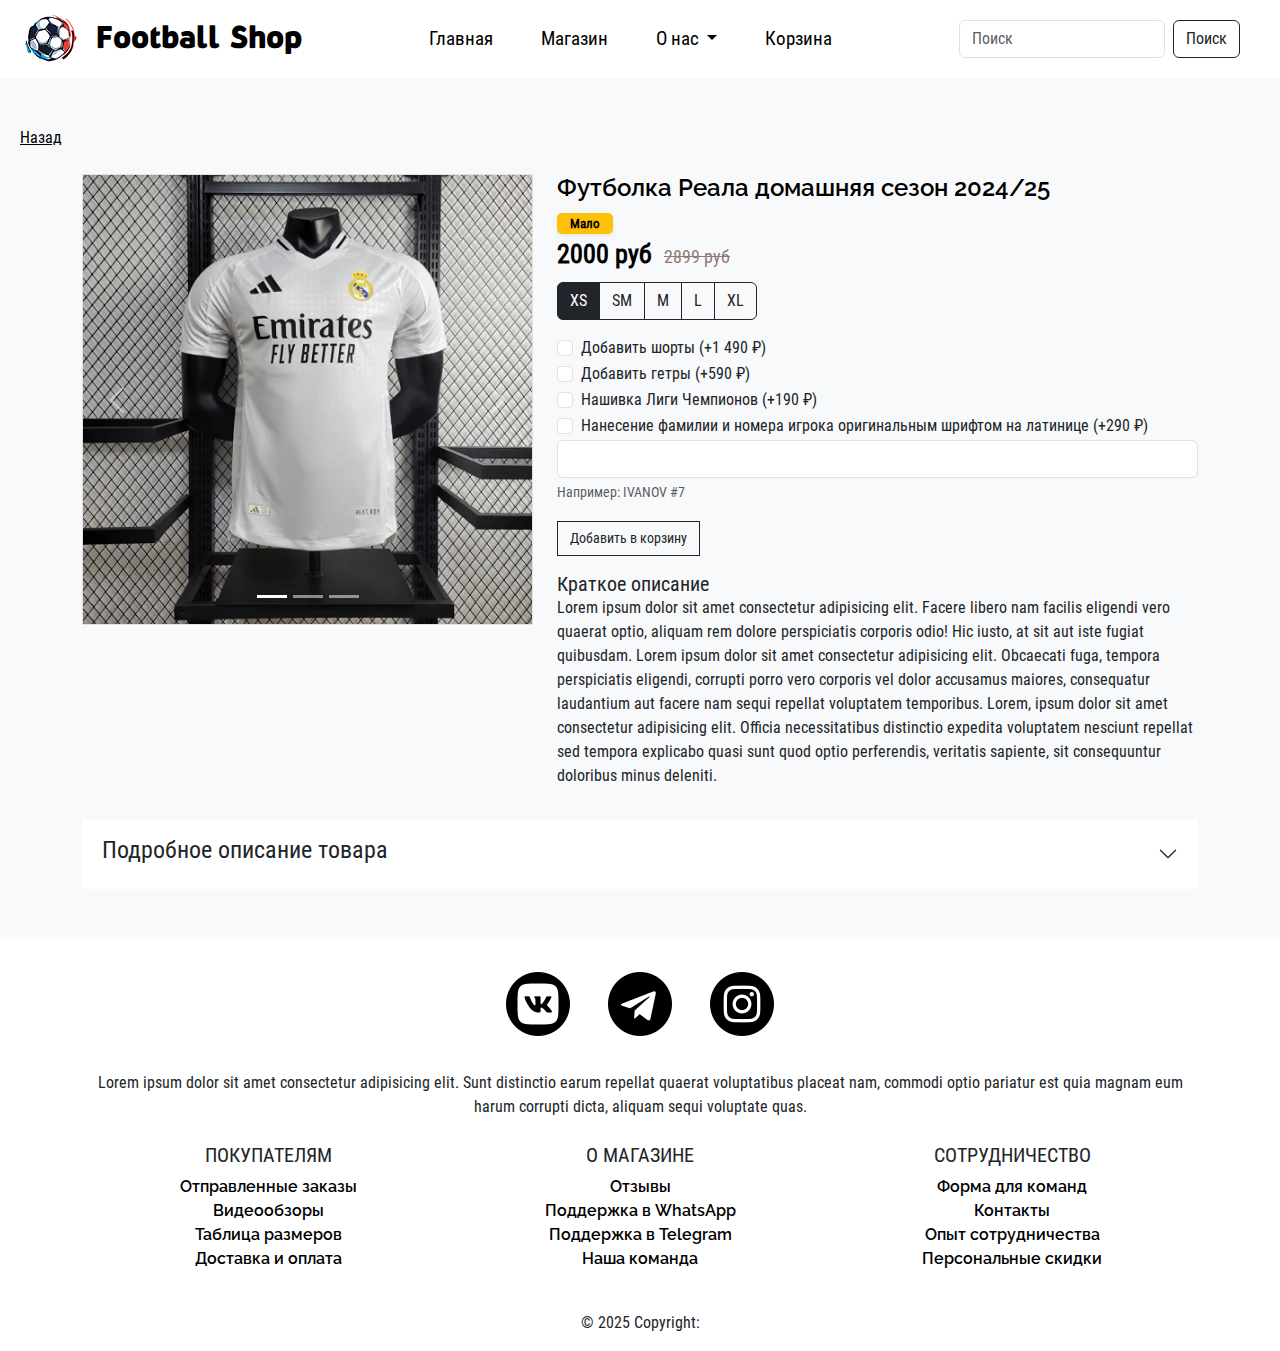
<file: realfoot.html>
<!DOCTYPE html>
<html lang="en">

<head>
    <meta charset="UTF-8">
    <meta name="viewport" content="width=device-width, initial-scale=1.0">
    <title>Document</title>
    <link href="https://cdn.jsdelivr.net/npm/bootstrap@5.3.3/dist/css/bootstrap.min.css" rel="stylesheet"
        integrity="sha384-QWTKZyjpPEjISv5WaRU9OFeRpok6YctnYmDr5pNlyT2bRjXh0JMhjY6hW+ALEwIH" crossorigin="anonymous">
    <link rel="stylesheet" href="./css/real.css">
</head>

<body>
    <menu>
        <div class="container-fluid">
        <nav class="navbar navbar-expand-lg">
            <div class="container-fluid">
                <a class="navbar-brand" href="./index.html">
                    <img src="./img/small-logo.png" alt="Bootstrap" width="56" height="52"></a>
                <a class="navbar-brand" href="./index.html">
                    <h2>Football Shop</h2>
                </a>
                <button class="navbar-toggler" type="button" data-bs-toggle="collapse"
                    data-bs-target="#navbarSupportedContent" aria-controls="navbarSupportedContent"
                    aria-expanded="false" aria-label="Переключатель навигации">
                    <span class="navbar-toggler-icon"></span>
                </button>
                <div class="collapse navbar-collapse" id="navbarSupportedContent">
                    <ul class="navbar-nav me-auto ms-auto mb-2 mb-lg-0">
                        <li class="nav-item px-3">
                            <a class="nav-link" aria-current="page" href="./index.html">Главная</a>
                        </li>
                        <li class="nav-item px-3">
                            <a class="nav-link" href="./shop.html">Магазин</a>
                        </li>
                        <li class="nav-item dropdown px-3">
                            <a class="nav-link dropdown-toggle" href="#" role="button" data-bs-toggle="dropdown"
                                aria-expanded="false">
                                О нас
                            </a>
                            <ul class="dropdown-menu">
                                <li><a class="dropdown-item" href="./blog.html">Блог</a></li>
                                <li><a class="dropdown-item" href="#">Отзывы</a></li>
                            </ul>
                        <li class="nav-item px-3">
                            <a class="nav-link" href="./bin.html">Корзина</a>
                        </li>
                    </ul>
                    <form class="d-flex px-3" role="search">
                        <input class="form-control me-2" type="search" placeholder="Поиск" aria-label="Поиск">
                        <button class="btn btn-outline-dark" type="submit">Поиск</button>
                    </form>
                </div>
            </div>
        </nav>
    </div>
    </menu>
    <!--Информация о товаре-->
    <main>
        <div class="py-3 py-md-5 bg-light">
            <a href="shop.html" class="link">Назад</a>
            <div class="container">
                <div class="row">
                    <div class="col-md-5 mt-4">
                        <div class="bg-white border">
                            <!--Начало карусели-->
                            <div id="carouselExampleIndicators" class="carousel slide">
                                <div class="carousel-indicators">
                                    <button type="button" data-bs-target="#carouselExampleIndicators"
                                        data-bs-slide-to="0" class="active" aria-current="true"
                                        aria-label="Slide 1"></button>
                                    <button type="button" data-bs-target="#carouselExampleIndicators"
                                        data-bs-slide-to="1" aria-label="Slide 2"></button>
                                    <button type="button" data-bs-target="#carouselExampleIndicators"
                                        data-bs-slide-to="2" aria-label="Slide 3"></button>
                                </div>
                                <div class="carousel-inner">
                                    <div class="carousel-item active">
                                        <img src="./img/shop/RealFoot/body.png" class="d-block w-100" alt="...">
                                    </div>
                                    <div class="carousel-item">
                                        <img src="./img/shop/RealFoot/back.png" class="d-block w-100" alt="...">
                                    </div>
                                    <div class="carousel-item">
                                        <img src="./img/shop/RealFoot/logo.png" class="d-block w-100" alt="...">
                                    </div>
                                </div>
                                <button class="carousel-control-prev" type="button"
                                    data-bs-target="#carouselExampleIndicators" data-bs-slide="prev">
                                    <span class="carousel-control-prev-icon" aria-hidden="true"></span>
                                    <span class="visually-hidden">Предыдущий</span>
                                </button>
                                <button class="carousel-control-next" type="button"
                                    data-bs-target="#carouselExampleIndicators" data-bs-slide="next">
                                    <span class="carousel-control-next-icon" aria-hidden="true"></span>
                                    <span class="visually-hidden">Следующий</span>
                                </button>
                            </div>
                            <!--Конец карусели-->
                        </div>
                    </div>
                    <div class="col-md-7 mt-4">
                        <div class="product-view">
                            <h1 class="product-name">
                                Футболка Реала домашняя сезон 2024/25
                            </h1>
                            <div><span class="label-stock badge text-bg-warning">Мало</span></div>
                            <div>
                                <span class="selling-price">2000 руб</span>
                                <span class="original-price">2899 руб</span>
                            </div>
                            <!--Кнопочки с размером-->
                            <div class="mt-2">
                                <div class="btn-group" role="group" aria-label="Базовая группа переключателей радио">
                                    <input type="radio" class="btn-check" name="btnradio" id="btnradio1"
                                        autocomplete="off" checked>
                                    <label class="btn btn-outline-dark" for="btnradio1">XS</label>

                                    <input type="radio" class="btn-check" name="btnradio" id="btnradio2"
                                        autocomplete="off">
                                    <label class="btn btn-outline-dark" for="btnradio2">SM</label>

                                    <input type="radio" class="btn-check" name="btnradio" id="btnradio3"
                                        autocomplete="off">
                                    <label class="btn btn-outline-dark" for="btnradio3">M</label>

                                    <input type="radio" class="btn-check" name="btnradio" id="btnradio4"
                                        autocomplete="off">
                                    <label class="btn btn-outline-dark" for="btnradio4">L</label>

                                    <input type="radio" class="btn-check" name="btnradio" id="btnradio5"
                                        autocomplete="off">
                                    <label class="btn btn-outline-dark" for="btnradio5">XL</label>
                                </div>
                            </div>
                            <!--Конец кнопочек-->
                            <!--Дополнительные опции-->
                            <div class="form-check mt-3">
                                <input class="form-check-input" type="checkbox" value="" id="flexCheckDefault">
                                <label class="form-check-label" for="flexCheckDefault">
                                    Добавить шорты (+1 490 ₽)
                                </label>
                            </div>
                            <div class="form-check">
                                <input class="form-check-input" type="checkbox" value="" id="flexCheckDefault">
                                <label class="form-check-label" for="flexCheckDefault">
                                    Добавить гетры (+590 ₽)
                                </label>
                            </div>
                            <div class="form-check">
                                <input class="form-check-input" type="checkbox" value="" id="flexCheckDefault">
                                <label class="form-check-label" for="flexCheckDefault">
                                    Нашивка Лиги Чемпионов (+190 ₽)
                                </label>
                            </div>
                            <!--Конец дополнительных опций-->
                            <!--Форма для нанесении фамилии-->
                            <div class="form-check">
                                <input class="form-check-input" type="checkbox" value="" id="flexCheckDefault">
                                <label class="form-check-label" for="flexCheckDefault">
                                    Нанесение фамилии и номера игрока оригинальным шрифтом на латинице (+290 ₽)
                                </label>
                            </div>
                            <form>
                                <div class="mb-1">
                                  <input type="email" class="form-control" id="exampleInputEmail1" aria-describedby="emailHelp">
                                  <div id="emailHelp" class="form-text">Например: IVANOV #7</div>
                                </div>
                            </form>
                            <!--Конец формы-->
                            <div class="mt-2">
                                <a href="#" class="btn btn1" data-bs-toggle="modal" data-bs-toggle="modal" data-bs-target="#exampleModal"> <i class="fa fa-shopping-cart"></i> Добавить в корзину</a>
                            </div>
                            <div class="mt-3">
                                <h5 class="mb-0">Краткое описание</h5>
                                <p>
                                    Lorem ipsum dolor sit amet consectetur adipisicing elit. Facere libero nam facilis
                                    eligendi vero quaerat optio, aliquam rem dolore perspiciatis corporis odio! Hic
                                    iusto, at sit aut iste fugiat quibusdam.
                                    Lorem ipsum dolor sit amet consectetur adipisicing elit. Obcaecati fuga, tempora
                                    perspiciatis eligendi, corrupti porro vero corporis vel dolor accusamus maiores,
                                    consequatur laudantium aut facere nam sequi repellat voluptatem temporibus.
                                    Lorem, ipsum dolor sit amet consectetur adipisicing elit. Officia necessitatibus
                                    distinctio expedita voluptatem nesciunt repellat sed tempora explicabo quasi sunt
                                    quod optio perferendis, veritatis sapiente, sit consequuntur doloribus minus
                                    deleniti.
                                </p>
                            </div>
                        </div>
                    </div>
                </div>
                <div class="row">
                    <div class="col-md-12 mt-3">
                        <!--Начало аккордиона-->
                        <div class="accordion accordion-flush" id="accordionFlushExample">
                            <div class="accordion-item">
                                <h2 class="accordion-header">
                                    <button class="accordion-button collapsed" type="button" data-bs-toggle="collapse"
                                        data-bs-target="#flush-collapseOne" aria-expanded="false"
                                        aria-controls="flush-collapseOne">
                                        <h4>Подробное описание товара</h4>
                                    </button>
                                </h2>
                                <div id="flush-collapseOne" class="accordion-collapse collapse"
                                    data-bs-parent="#accordionFlushExample">
                                    <div class="accordion-body">
                                        <p>Lorem ipsum dolor sit, amet consectetur adipisicing elit. Aliquam labore sed
                                            velit impedit excepturi ipsum, nihil quibusdam sit tempora aut vel minima
                                            beatae maiores iste ad adipisci enim, libero dolore.</p>
                                        Lorem ipsum dolor, sit amet consectetur adipisicing elit. Eveniet ut error
                                        veritatis qui blanditiis nisi. Cupiditate sint eligendi non quod et vitae
                                        placeat magnam eos quisquam! Blanditiis similique cum sint?
                                        Lorem ipsum dolor, sit amet consectetur adipisicing elit. Unde odit dolorem
                                        eveniet necessitatibus blanditiis, soluta cum sequi itaque deserunt totam
                                        voluptates adipisci laborum rerum expedita. Dolores facilis sapiente similique
                                        sunt.
                                        Lorem ipsum dolor sit amet consectetur adipisicing elit. Consectetur ipsam
                                        perspiciatis aperiam doloremque nemo id quibusdam itaque optio at. Eos, soluta
                                        quae sequi maxime ullam quas ad qui corporis consectetur.
                                        Lorem ipsum dolor sit amet consectetur adipisicing elit. Incidunt nemo similique
                                        ipsam, earum pariatur quod est necessitatibus saepe accusantium. Saepe iste quia
                                        ratione nam architecto accusantium excepturi error perferendis voluptatum.
                                        Lorem ipsum dolor sit amet consectetur, adipisicing elit. Iure nobis, facere
                                        adipisci nisi dolore tempore! Sequi vero sunt saepe unde voluptatum
                                        reprehenderit, quidem iure, quis voluptas eum sit, adipisci mollitia.
                                    </div>
                                </div>
                            </div>
                            <!--Конец аккордиона-->
                        </div>
                    </div>
                </div>
            </div>
    </main>

    <footer class="bg-body-dark text-center">
        <div class="container p-4">
            <section class="mb-4">
                <a data-mdb-ripple-init class="btn btn-outline btn-floating m-1" href="#!" role="button"><i
                        class="fab fa-facebook-f"></i><img src="./img/smallvk/vk-black.png" alt=""></a>
                <a data-mdb-ripple-init class="btn btn-outline btn-floating m-1" href="#!" role="button"><i
                        class="fab fa-twitter"></i><img src="./img/smallvk/telegram-black.png" alt=""></a>
                <a data-mdb-ripple-init class="btn btn-outline btn-floating m-1" href="#!" role="button"><i
                        class="fab fa-google"></i><img src="./img/smallvk/instagram-black.png" alt=""></a>
            </section>
            <!--Текст для подписи-->
            <section class="mb-4">
                <p>
                    Lorem ipsum dolor sit amet consectetur adipisicing elit. Sunt distinctio earum
                    repellat quaerat voluptatibus placeat nam, commodi optio pariatur est quia magnam eum
                    harum corrupti dicta, aliquam sequi voluptate quas.
                </p>
            </section>
            <!--Вспомогательные колонки-->
            <section class="footer-colums">
                <div class="row">
                    <div class="col-lg-4 col-md-4 mb-4 mb-md-0">
                        <h5 class="text-uppercase">Покупателям</h5>
                        <ul class="list-unstyled mb-0">
                            <li>
                                <a class="text-body" href="#!">Отправленные заказы</a>
                            </li>
                            <li>
                                <a class="text-body" href="#!">Видеообзоры</a>
                            </li>
                            <li>
                                <a class="text-body" href="#!">Таблица размеров</a>
                            </li>
                            <li>
                                <a class="text-body" href="#!">Доставка и оплата</a>
                            </li>
                        </ul>
                    </div>
                    <!--Вторая колонка-->
                    <div class="col-lg-4 col-md-4 mb-4 mb-md-0">
                        <h5 class="text-uppercase">О магазине</h5>
                        <ul class="list-unstyled mb-0">
                            <li>
                                <a class="text-body" href="#!">Отзывы</a>
                            </li>
                            <li>
                                <a class="text-body" href="#!">Поддержка в WhatsApp</a>
                            </li>
                            <li>
                                <a class="text-body" href="#!">Поддержка в Telegram</a>
                            </li>
                            <li>
                                <a class="text-body" href="#!">Наша команда</a>
                            </li>
                        </ul>
                    </div>
                    <!--Третья колонка-->
                    <div class="col-lg-4 col-md-4 mb-4 mb-md-0">
                        <h5 class="text-uppercase">Сотрудничество</h5>

                        <ul class="list-unstyled mb-0">
                            <li>
                                <a class="text-body" href="#!">Форма для команд</a>
                            </li>
                            <li>
                                <a class="text-body" href="#!">Контакты</a>
                            </li>
                            <li>
                                <a class="text-body" href="#!">Опыт cотрудничества</a>
                            </li>
                            <li>
                                <a class="text-body" href="#!">Персональные скидки</a>
                            </li>
                        </ul>
                    </div>
                </div>
            </section>
        </div>
        <div class="text-center p-3" style="background-color: white;">
            © 2025 Copyright:
        </div>
    </footer>

<!--Модальная форма-->
<div class="modal fade" id="exampleModal" tabindex="-1" aria-labelledby="exampleModalLabel" aria-hidden="true">
    <div class="modal-dialog">
      <div class="modal-content">
        <div class="modal-header">
          <h1 class="modal-title fs-5" id="exampleModalLabel">Авторизийрутесь</h1>
          <button type="button" class="btn-close" data-bs-dismiss="modal" aria-label="Close"></button>
        </div>
        <div class="modal-body">
          <div class="container">
            <div class="row">
                <div class="col-2 offset-4">
                    <label for="email1">Email</label>
                </div>
                <div class="col-8 offset-4">
                    <input type="email" id="email1" placeholder="Введите email">
                    <div id="emailHelp" class="form-text">Введите ваш email</div>
                </div>
                <div class="col-8 offset-4">
                    <label for="password1">Пароль</label>
                </div>
                <div class="col-8 offset-4">
                    <input type="password" id="password1" placeholder="Пароль">
                </div>
                <div class="col-8 offset-4 mt-2 mb-2">
                    <input type="checkbox" class="form-check-input" id="check1">
                    <label for="check1" class="form-check-label">Запомнить меня</label>
                </div>
            </div>
        </div>
        <div class="modal-footer">
          <button type="button" class="btn btn-secondary" data-bs-dismiss="modal">Закрыть</button>
          <button type="button" class="btn btn-dark">Авторизоваться</button>
        </div>
      </div>
    </div>
  </div>
<!--Конец модальной формы-->

    <script src="https://cdn.jsdelivr.net/npm/bootstrap@5.3.3/dist/js/bootstrap.bundle.min.js"
        integrity="sha384-YvpcrYf0tY3lHB60NNkmXc5s9fDVZLESaAA55NDzOxhy9GkcIdslK1eN7N6jIeHz"
        crossorigin="anonymous"></script>
</body>
</html>
</file>
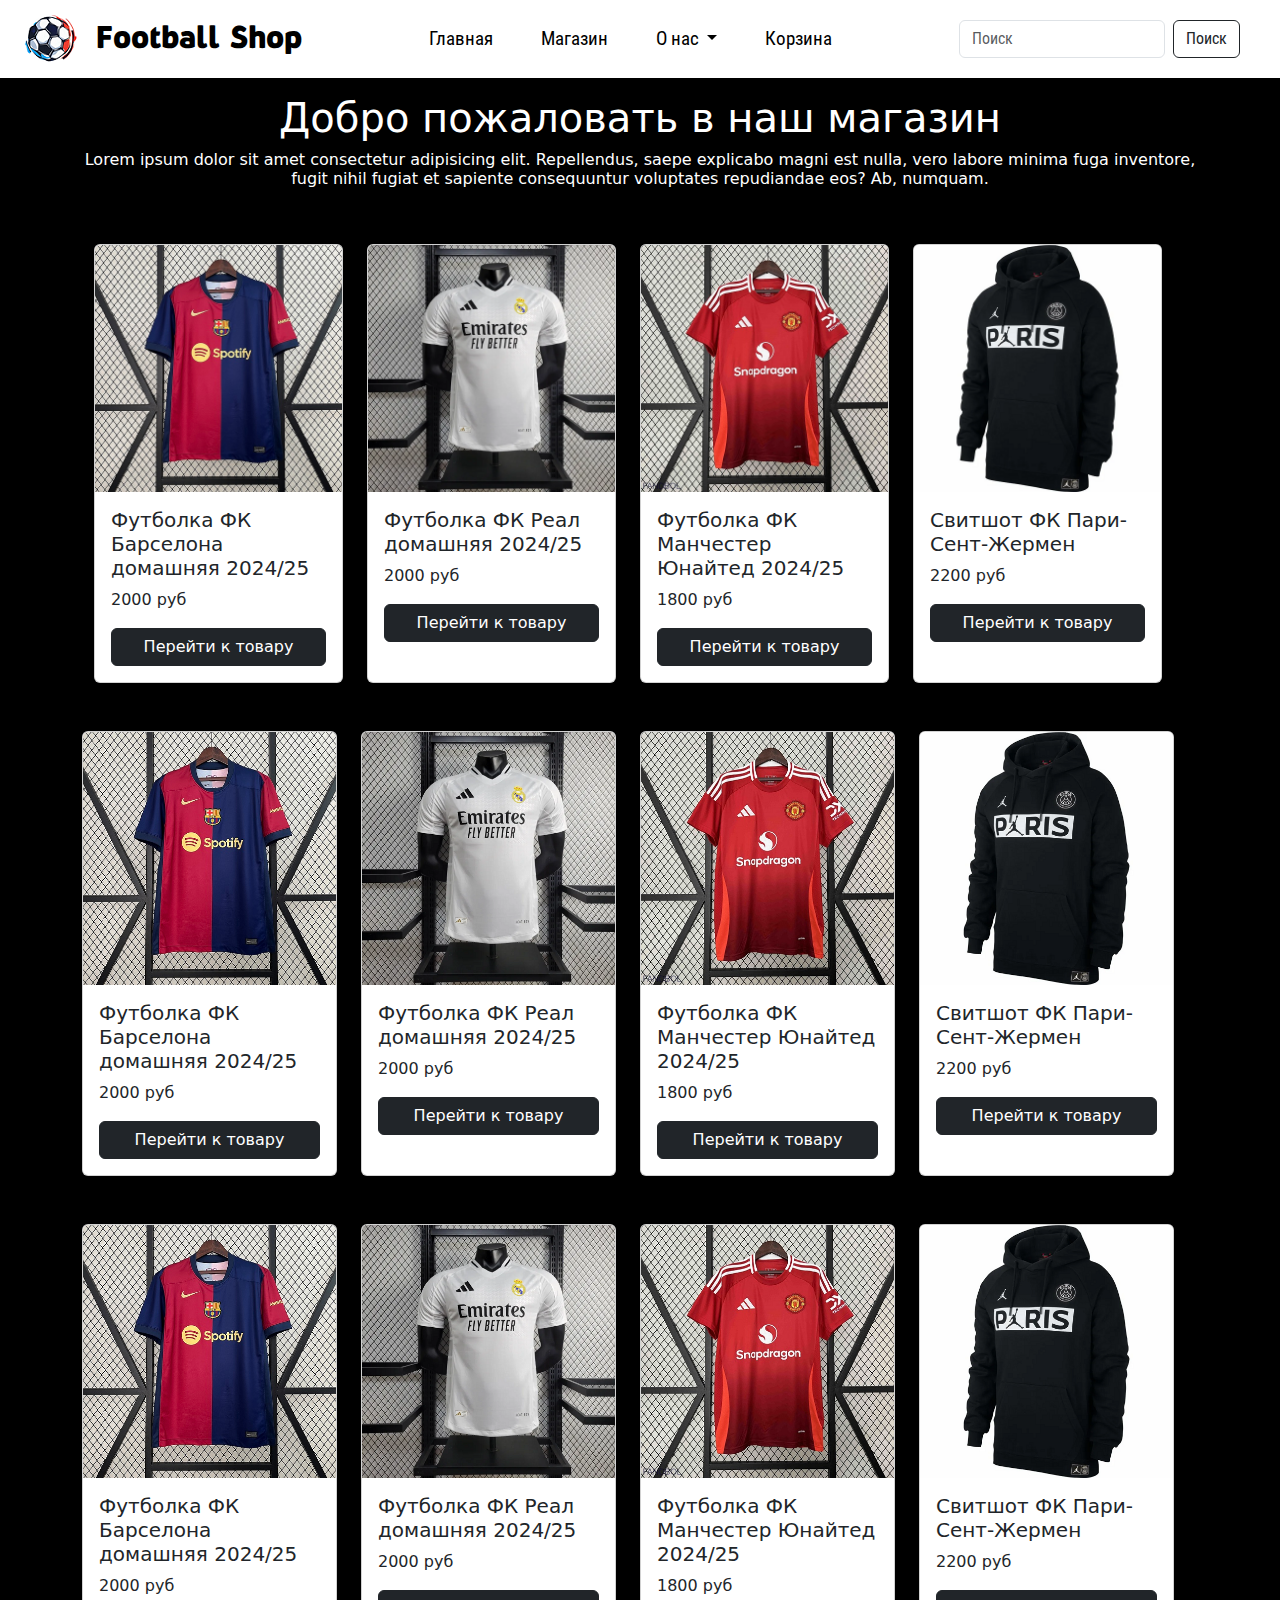
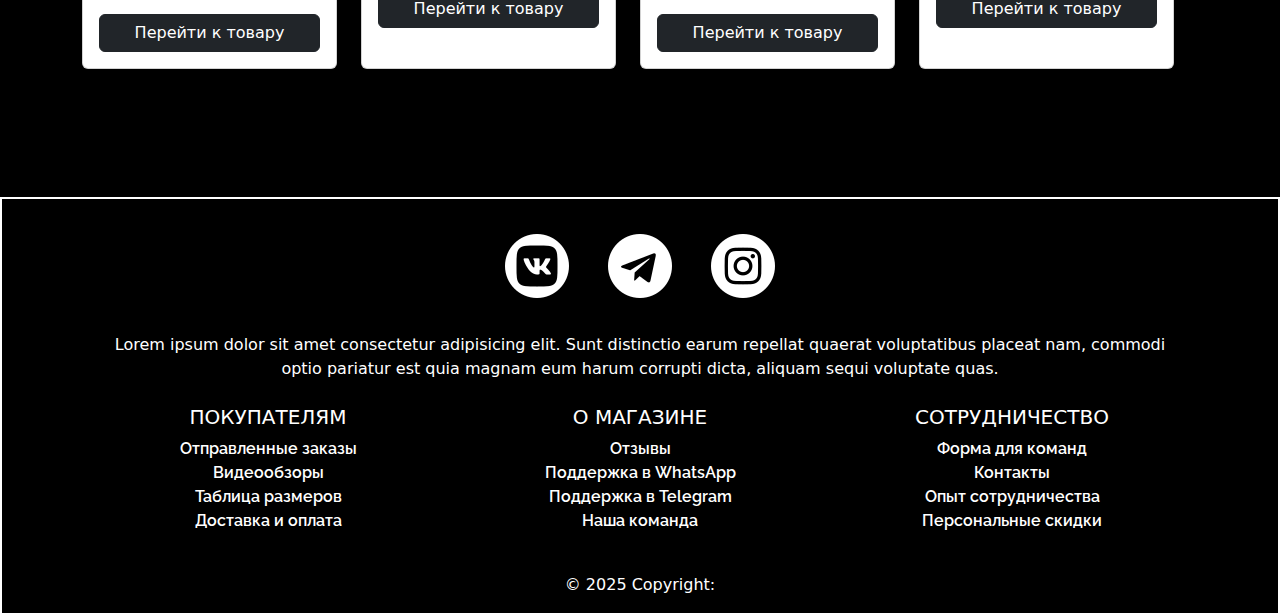
<file: shop.html>
<!DOCTYPE html>
<html lang="en">
<head>
    <meta charset="UTF-8">
    <meta name="viewport" content="width=device-width, initial-scale=1.0">
    <title>Document</title>
    <link href="https://cdn.jsdelivr.net/npm/bootstrap@5.3.3/dist/css/bootstrap.min.css" rel="stylesheet"
    integrity="sha384-QWTKZyjpPEjISv5WaRU9OFeRpok6YctnYmDr5pNlyT2bRjXh0JMhjY6hW+ALEwIH" crossorigin="anonymous">
    <link rel="stylesheet" href="css/2.css">
</head>
<body>
  <menu>
    <div class="container-fluid">
    <nav class="navbar navbar-expand-lg">
        <div class="container-fluid">
            <a class="navbar-brand" href="./index.html">
                <img src="./img/small-logo.png" alt="Bootstrap" width="56" height="52"></a>
            <a class="navbar-brand" href="./index.html">
                <h2>Football Shop</h2>
            </a>
            <button class="navbar-toggler" type="button" data-bs-toggle="collapse"
                data-bs-target="#navbarSupportedContent" aria-controls="navbarSupportedContent"
                aria-expanded="false" aria-label="Переключатель навигации">
                <span class="navbar-toggler-icon"></span>
            </button>
            <div class="collapse navbar-collapse" id="navbarSupportedContent">
                <ul class="navbar-nav me-auto ms-auto mb-2 mb-lg-0">
                    <li class="nav-item px-3">
                        <a class="nav-link" aria-current="page" href="./index.html">Главная</a>
                    </li>
                    <li class="nav-item px-3">
                        <a class="nav-link" href="./shop.html">Магазин</a>
                    </li>
                    <li class="nav-item dropdown px-3">
                        <a class="nav-link dropdown-toggle" href="#" role="button" data-bs-toggle="dropdown"
                            aria-expanded="false">
                            О нас
                        </a>
                        <ul class="dropdown-menu">
                            <li><a class="dropdown-item" href="./blog.html">Блог</a></li>
                            <li><a class="dropdown-item" href="#">Отзывы</a></li>
                        </ul>
                    <li class="nav-item px-3">
                        <a class="nav-link" href="./bin.html">Корзина</a>
                    </li>
                </ul>
                <form class="d-flex px-3" role="search">
                    <input class="form-control me-2" type="search" placeholder="Поиск" aria-label="Поиск">
                    <button class="btn btn-outline-dark" type="submit">Поиск</button>
                </form>
            </div>
        </div>
    </nav>
</div>
</menu>
    <main>
        <div class="container">
          <div class="row align-items-center">
          <h1 class="header-shop mt-3">Добро пожаловать в наш магазин</h1>
          <h6 class="header-shop">Lorem ipsum dolor sit amet consectetur adipisicing elit. Repellendus, saepe explicabo magni est nulla, vero labore minima fuga inventore, fugit nihil fugiat et sapiente consequuntur voluptates repudiandae eos? Ab, numquam.</h2>
        </div>
          <!--Первый ряд карточек-->
            <div class="row align-items-center mt-auto ms-auto me-auto mb-auto">
                <div class="row row-cols-1 row-cols-md-4 g-4">
                    <div class="col">
                      <div class="card h-100">
                        <img src="./img/shop/FootBar.jpg" class="card-img-top" alt="...">
                        <div class="card-body">
                          <h5 class="card-title">Футболка ФК Барселона домашняя 2024/25</h5>
                          <p class="card-text">2000 руб</p>
                          <a href="./barcafoot.html" class="buy btn btn-dark">Перейти к товару</a>
                        </div>
                      </div>
                    </div>
                    <div class="col">
                      <div class="card h-100">
                        <img src="./img/shop/RealFoot/body.png" class="card-img-top" alt="...">
                        <div class="card-body">
                          <h5 class="card-title">Футболка ФК Реал домашняя 2024/25</h5>
                          <p class="card-text">2000 руб</p>
                          <a href="./realfoot.html" class="buy btn btn-dark">Перейти к товару</a>
                        </div>
                      </div>
                    </div>
                    <div class="col">
                      <div class="card h-100">
                        <img src="./img/shop/FootMU.jpg" class="card-img-top" alt="...">
                        <div class="card-body">
                          <h5 class="card-title">Футболка ФК Манчестер Юнайтед 2024/25</h5>
                          <p class="card-text">1800 руб</p>
                          <a href="./mu.html" class="buy btn btn-dark">Перейти к товару</a>
                        </div>
                      </div>
                    </div>
                    <div class="col">
                      <div class="card h-100">
                        <img src="./img/shop/HoodPSG.png" class="card-img-top" alt="...">
                        <div class="card-body">
                          <h5 class="card-title">Свитшот ФК Пари-Сент-Жермен</h5>
                          <p class="card-text">2200 руб</p>
                          <a href="#" class="buy btn btn-dark">Перейти к товару</a>
                        </div>
                      </div>
                    </div>
                  </div>
            </div>
            <!--Конец первого ряда карточек-->
            <!--Начало второго ряда карточек-->
            <div class="row align-items-center">
              <div class="row row-cols-1 row-cols-md-4 g-4">
                  <div class="col">
                    <div class="card h-100">
                      <img src="./img/shop/FootBar.jpg" class="card-img-top" alt="...">
                      <div class="card-body">
                        <h5 class="card-title">Футболка ФК Барселона домашняя 2024/25</h5>
                        <p class="card-text">2000 руб</p>
                        <a href="./barcafoot.html" class="buy btn btn-dark">Перейти к товару</a>
                      </div>
                    </div>
                  </div>
                  <div class="col">
                    <div class="card h-100">
                      <img src="./img/shop/RealFoot/body.png" class="card-img-top" alt="...">
                      <div class="card-body">
                        <h5 class="card-title">Футболка ФК Реал домашняя 2024/25</h5>
                        <p class="card-text">2000 руб</p>
                        <a href="./realfoot.html" class="buy btn btn-dark">Перейти к товару</a>
                      </div>
                    </div>
                  </div>
                  <div class="col">
                    <div class="card h-100">
                      <img src="./img/shop/FootMU.jpg" class="card-img-top" alt="...">
                      <div class="card-body">
                        <h5 class="card-title">Футболка ФК Манчестер Юнайтед 2024/25</h5>
                        <p class="card-text">1800 руб</p>
                        <a href="./mu.html" class="buy btn btn-dark">Перейти к товару</a>
                      </div>
                    </div>
                  </div>
                  <div class="col">
                    <div class="card h-100">
                      <img src="./img/shop/HoodPSG.png" class="card-img-top" alt="...">
                      <div class="card-body">
                        <h5 class="card-title">Свитшот ФК Пари-Сент-Жермен</h5>
                        <p class="card-text">2200 руб</p>
                        <a href="#" class="buy btn btn-dark">Перейти к товару</a>
                      </div>
                    </div>
                  </div>
                </div>
          </div>
          <!--Конец второго ряда карточек-->
          <div class="row align-items-center">
            <div class="row row-cols-1 row-cols-md-4 g-4">
                <div class="col">
                  <div class="card h-100">
                    <img src="./img/shop/FootBar.jpg" class="card-img-top" alt="...">
                    <div class="card-body">
                      <h5 class="card-title">Футболка ФК Барселона домашняя 2024/25</h5>
                      <p class="card-text">2000 руб</p>
                      <a href="./barcafoot.html" class="buy btn btn-dark">Перейти к товару</a>
                    </div>
                  </div>
                </div>
                <div class="col">
                  <div class="card h-100">
                    <img src="./img/shop/RealFoot/body.png" class="card-img-top" alt="...">
                    <div class="card-body">
                      <h5 class="card-title">Футболка ФК Реал домашняя 2024/25</h5>
                      <p class="card-text">2000 руб</p>
                      <a href="./realfoot.html" class="buy btn btn-dark">Перейти к товару</a>
                    </div>
                  </div>
                </div>
                <div class="col">
                  <div class="card h-100">
                    <img src="./img/shop/FootMU.jpg" class="card-img-top" alt="...">
                    <div class="card-body">
                      <h5 class="card-title">Футболка ФК Манчестер Юнайтед 2024/25</h5>
                      <p class="card-text">1800 руб</p>
                      <a href="./mu.html" class="buy btn btn-dark">Перейти к товару</a>
                    </div>
                  </div>
                </div>
                <div class="col">
                  <div class="card h-100">
                    <img src="./img/shop/HoodPSG.png" class="card-img-top" alt="...">
                    <div class="card-body">
                      <h5 class="card-title">Свитшот ФК Пари-Сент-Жермен</h5>
                      <p class="card-text">2200 руб</p>
                      <a href="#" class="buy btn btn-dark">Перейти к товару</a>
                    </div>
                  </div>
                </div>
              </div>
        </div>
        </div>
    </main>

    <footer class="bg-body-dark text-center">
      <div class="container p-4">
          <section class="mb-4">
              <a data-mdb-ripple-init class="btn btn-outline btn-floating m-1" href="#!" role="button"><i
                      class="fab fa-facebook-f"></i><img src="./img/smallvk/vk (2).png" alt=""></a>
              <a data-mdb-ripple-init class="btn btn-outline btn-floating m-1" href="#!" role="button"><i
                      class="fab fa-twitter"></i><img src="./img/smallvk/telegram (2).png" alt=""></a>
              <a data-mdb-ripple-init class="btn btn-outline btn-floating m-1" href="#!" role="button"><i
                      class="fab fa-google"></i><img src="./img/smallvk/instagram (2).png" alt=""></a>
          </section>
          <!--Текст для подписи-->
          <section class="mb-4">
              <p>
                  Lorem ipsum dolor sit amet consectetur adipisicing elit. Sunt distinctio earum
                  repellat quaerat voluptatibus placeat nam, commodi optio pariatur est quia magnam eum
                  harum corrupti dicta, aliquam sequi voluptate quas.
              </p>
          </section>
          <!--Вспомогательные колонки-->
          <section class="footer-colums">
              <div class="row">
                  <div class="col-lg-4 col-md-4 mb-4 mb-md-0">
                      <h5 class="text-uppercase">Покупателям</h5>
                      <ul class="list-unstyled mb-0">
                          <li>
                              <a class="text-body" href="#!">Отправленные заказы</a>
                          </li>
                          <li>
                              <a class="text-body" href="#!">Видеообзоры</a>
                          </li>
                          <li>
                              <a class="text-body" href="#!">Таблица размеров</a>
                          </li>
                          <li>
                              <a class="text-body" href="#!">Доставка и оплата</a>
                          </li>
                      </ul>
                  </div>
                  <!--Вторая колонка-->
                  <div class="col-lg-4 col-md-4 mb-4 mb-md-0">
                      <h5 class="text-uppercase">О магазине</h5>
                      <ul class="list-unstyled mb-0">
                          <li>
                              <a class="text-body" href="#!">Отзывы</a>
                          </li>
                          <li>
                              <a class="text-body" href="#!">Поддержка в WhatsApp</a>
                          </li>
                          <li>
                              <a class="text-body" href="#!">Поддержка в Telegram</a>
                          </li>
                          <li>
                              <a class="text-body" href="#!">Наша команда</a>
                          </li>
                      </ul>
                  </div>
                  <!--Третья колонка-->
                  <div class="col-lg-4 col-md-4 mb-4 mb-md-0">
                      <h5 class="text-uppercase">Сотрудничество</h5>

                      <ul class="list-unstyled mb-0">
                          <li>
                              <a class="text-body" href="#!">Форма для команд</a>
                          </li>
                          <li>
                              <a class="text-body" href="#!">Контакты</a>
                          </li>
                          <li>
                              <a class="text-body" href="#!">Опыт cотрудничества</a>
                          </li>
                          <li>
                              <a class="text-body" href="#!">Персональные скидки</a>
                          </li>
                      </ul>
                  </div>
              </div>
          </section>
      </div>
      <div class="text-center p-3" style="background-color: rgba(0, 0, 0, 0.05);">
          © 2025 Copyright:
      </div>
  </footer>

    <script src="https://cdn.jsdelivr.net/npm/bootstrap@5.3.3/dist/js/bootstrap.bundle.min.js"
    integrity="sha384-YvpcrYf0tY3lHB60NNkmXc5s9fDVZLESaAA55NDzOxhy9GkcIdslK1eN7N6jIeHz"
    crossorigin="anonymous"></script>

</body>
</html>
</file>
<file: css/1.css>
body {
  background-color: black;
  font-family: "Roboto";
}

@font-face {
  font-family: "Raleway";
  src: url(../font/Raleway.ttf);
  font-weight: 600;
  font-style: bold;
  font-size: medium;
}
@font-face {
  font-family: "Roboto";
  src: url(../font/RobotoCondensed-Regular.ttf);
  font-weight: 400;
  font-style: normal;
}
@font-face {
  font-family: "Pusia";
  src: url(../font/Pusia\ Bold.otf);
}
header {
  background-image: url(../img/fon.jpg);
  min-height: 50px;
  box-shadow: 3px 3px 3px 3px;
}

menu {
  background-color: white;
  margin-top: 0;
  max-height: -moz-fit-content;
  max-height: fit-content;
  min-height: -moz-fit-content;
  min-height: fit-content;
  box-shadow: 3px 3px 3px 3px;
  font-family: "Roboto";
  color: black;
  text-decoration: none;
  margin-bottom: 0;
  margin-block-start: 0;
  padding-inline-start: 0;
}

a {
  color: black;
}

.menu-text {
  cursor: pointer;
}

.header-text {
  text-align: center;
  margin-top: auto;
  color: white;
  font-family: "Raleway";
  font-size: bold;
  font-weight: 600;
}

.sub-header {
  background-color: white;
  box-shadow: 3px 3px 3px 3px;
}

.cat {
  margin-top: 20px;
}

.subtext {
  color: white;
}

.carousel {
  max-width: 1024px;
  max-height: 640px;
  display: flex;
  margin: auto;
  margin-bottom: 20px;
}

footer {
  color: white;
  border: 2px solid white;
  margin-top: 2%;
  margin-bottom: 0;
}

.item {
  margin: auto;
  justify-content: center;
  text-align: center;
}

.navbar-brand {
  font-family: "Pusia";
  font-size: medium;
  font-style: bold;
}

.nav-link {
  font-family: "Roboto";
  color: black;
  text-decoration: none;
  font-size: larger;
}

.text-body {
  color: white !important;
  text-decoration: none;
  font-family: "Raleway";
}/*# sourceMappingURL=1.css.map */
</file>
<file: css/barca.css>
@font-face {
  font-family: "Raleway";
  src: url(../font/Raleway.ttf);
  font-weight: 600;
  font-style: bold;
  font-size: medium;
}
@font-face {
  font-family: "Roboto";
  src: url(../font/RobotoCondensed-Regular.ttf);
  font-weight: 400;
  font-style: normal;
}
@font-face {
  font-family: "Pusia";
  src: url(../font/Pusia\ Bold.otf);
}
menu {
  background-color: white;
  margin-top: 0;
  max-height: -moz-fit-content;
  max-height: fit-content;
  min-height: -moz-fit-content;
  min-height: fit-content;
  box-shadow: 3px 3px 3px 3px;
  font-family: "Roboto";
  color: black;
  text-decoration: none;
  margin-bottom: 0;
  margin-block-start: 0;
  padding-inline-start: 0;
}

a {
  color: black;
}

.menu-text {
  cursor: pointer;
}

body {
  background-color: #fff;
  font-family: "Roboto";
}

.br {
  max-width: 500px;
  max-height: 500px;
  background-color: white;
  margin-top: 20px;
}

.product-view .product-name {
  font-family: "Raleway";
  font-size: 24px;
  color: black;
}

.product-view .product-name .label-stock {
  font-size: 13px;
  padding: 4px 13px;
  border-radius: 5px;
  color: #fff;
  box-shadow: 0 0.125rem 0.25rem rgba(0, 0, 0, 0.08);
  float: right;
}

.product-view .product-path {
  font-size: 13px;
  font-weight: 500;
  color: #252525;
  margin-bottom: 16px;
}

.product-view .selling-price {
  font-size: 26px;
  color: #000;
  font-weight: 600;
  margin-right: 8px;
}

.product-view .original-price {
  font-size: 18px;
  color: #937979;
  font-weight: 400;
  text-decoration: line-through;
}

.product-view .btn1 {
  border: 1px solid;
  margin-right: 3px;
  border-radius: 0px;
  font-size: 14px;
  margin-top: 10px;
}

.product-view .btn1:hover {
  background-color: black;
  color: white;
}

.product-view .input-quantity {
  border: 1px solid #000;
  margin-right: 3px;
  font-size: 12px;
  margin-top: 10px;
  width: 58px;
  outline: none;
  text-align: center;
}

.item {
  margin: auto;
}

.link {
  margin-left: 20px;
  color: black;
}

.footer {
  font-family: "Roboto";
}

.form-check-input:checked {
  background-color: black !important;
  border: 0;
}

.form-check-input:focus, .label::after, label.form-check-label:focus, .form-check-input::after, .form-check-input:not(:disabled):not(.disabled):active:focus {
  color: black;
  outline: 0;
  border: 0;
  box-shadow: 0 0 0 0.1rem black !important;
}

.label-stock {
  font-size: 13px;
  padding: 4px 13px;
  border-radius: 5px;
  color: #fff;
  box-shadow: 0 0.125rem 0.25rem rgba(0, 0, 0, 0.08);
}

.navbar-brand {
  font-family: "Pusia";
  font-size: medium;
  font-style: bold;
}

.nav-link {
  font-family: "Roboto";
  color: black;
  text-decoration: none;
  font-size: larger;
}

.text-body {
  color: black !important;
  text-decoration: none;
  font-family: "Raleway";
}/*# sourceMappingURL=barca.css.map */
</file>
<file: css/bin.css>
@font-face {
  font-family: "Raleway";
  src: url(../font/Raleway.ttf);
  font-weight: 600;
  font-style: bold;
  font-size: medium;
}
@font-face {
  font-family: "Roboto";
  src: url(../font/RobotoCondensed-Regular.ttf);
  font-weight: 400;
  font-style: normal;
}
@font-face {
  font-family: "Pusia";
  src: url(../font/Pusia\ Bold.otf);
}
menu {
  background-color: white;
  margin-top: 0;
  max-height: -moz-fit-content;
  max-height: fit-content;
  min-height: -moz-fit-content;
  min-height: fit-content;
  box-shadow: 3px 3px 3px 3px;
  font-family: "Roboto";
  color: black;
  text-decoration: none;
  margin-bottom: 0;
  margin-block-start: 0;
  padding-inline-start: 0;
}

a {
  color: black;
}

.menu-text {
  cursor: pointer;
}

body {
  background-image: url(../img/fon.jpg);
  font-family: "Roboto";
}

footer {
  color: white;
  border: 2px solid white;
  margin-top: 18%;
  margin-bottom: 0;
  background-color: black;
}

.item {
  margin: auto;
}

.navbar-brand {
  font-family: "Pusia";
  font-size: medium;
  font-style: bold;
}

.nav-link {
  font-family: "Roboto";
  color: black;
  text-decoration: none;
  font-size: larger;
}

.text-body {
  color: white !important;
  text-decoration: none;
  font-family: "Raleway";
}/*# sourceMappingURL=bin.css.map */
</file>
<file: css/blog.css>
body {
  background-color: black;
}

@font-face {
  font-family: "Raleway";
  src: url(../font/Raleway.ttf);
  font-weight: 600;
  font-style: bold;
  font-size: medium;
}
@font-face {
  font-family: "Roboto";
  src: url(../font/RobotoCondensed-Regular.ttf);
  font-weight: 400;
  font-style: normal;
}
@font-face {
  font-family: "Pusia";
  src: url(../font/Pusia\ Bold.otf);
}
menu {
  background-color: white;
  margin-top: 0;
  max-height: -moz-fit-content;
  max-height: fit-content;
  min-height: -moz-fit-content;
  min-height: fit-content;
  font-family: "Roboto";
  text-decoration: none;
  margin-bottom: 0;
  margin-block-start: 0;
  padding-inline-start: 0;
}

footer {
  color: white;
  border: 2px solid white;
  margin-top: 2%;
  margin-bottom: 0;
}

.navbar-brand {
  font-family: "Pusia";
  font-size: medium;
  font-style: bold;
}

.nav-link {
  font-family: "Roboto";
  color: black;
  text-decoration: none;
  font-size: larger;
}

.text-body {
  color: white !important;
  text-decoration: none;
  font-family: "Raleway";
}

.header-text {
  text-align: center;
  margin-top: auto;
  color: white;
  font-family: "Raleway";
  font-size: bold;
  font-weight: 600;
}

main {
  font-family: "Roboto";
  font-size: 18px;
}/*# sourceMappingURL=blog.css.map */
</file>
<file: css/mu.css>
@font-face {
  font-family: "Raleway";
  src: url(../font/Raleway.ttf);
  font-weight: 600;
  font-style: bold;
  font-size: medium;
}
@font-face {
  font-family: "Roboto";
  src: url(../font/RobotoCondensed-Regular.ttf);
  font-weight: 400;
  font-style: normal;
}
@font-face {
  font-family: "Pusia";
  src: url(../font/Pusia\ Bold.otf);
}
menu {
  background-color: white;
  margin-top: 0;
  max-height: -moz-fit-content;
  max-height: fit-content;
  min-height: -moz-fit-content;
  min-height: fit-content;
  box-shadow: 3px 3px 3px 3px;
  font-family: "Roboto";
  color: black;
  text-decoration: none;
  margin-bottom: 0;
  margin-block-start: 0;
  padding-inline-start: 0;
}

a {
  color: black;
}

.menu-text {
  cursor: pointer;
}

body {
  background-color: #fff;
  font-family: "Roboto";
}

.br {
  max-width: 500px;
  max-height: 500px;
  background-color: white;
  margin-top: 20px;
}

.product-view .product-name {
  font-family: "Raleway";
  font-size: 24px;
  color: black;
}

.product-view .product-name .label-stock {
  font-size: 13px;
  padding: 4px 13px;
  border-radius: 5px;
  color: #fff;
  box-shadow: 0 0.125rem 0.25rem rgba(0, 0, 0, 0.08);
  float: right;
}

.product-view .product-path {
  font-size: 13px;
  font-weight: 500;
  color: #252525;
  margin-bottom: 16px;
}

.product-view .selling-price {
  font-size: 26px;
  color: #000;
  font-weight: 600;
  margin-right: 8px;
}

.product-view .original-price {
  font-size: 18px;
  color: #937979;
  font-weight: 400;
  text-decoration: line-through;
}

.product-view .btn1 {
  border: 1px solid;
  margin-right: 3px;
  border-radius: 0px;
  font-size: 14px;
  margin-top: 10px;
}

.product-view .btn1:hover {
  background-color: black;
  color: white;
}

.product-view .input-quantity {
  border: 1px solid #000;
  margin-right: 3px;
  font-size: 12px;
  margin-top: 10px;
  width: 58px;
  outline: none;
  text-align: center;
}

.item {
  margin: auto;
}

.link {
  margin-left: 20px;
  color: black;
}

.footer {
  font-family: "Roboto";
}

.form-check-input:checked {
  background-color: black !important;
  border: 0;
}

.form-check-input:focus, .label::after, label.form-check-label:focus, .form-check-input::after, .form-check-input:not(:disabled):not(.disabled):active:focus {
  color: black;
  outline: 0;
  border: 0;
  box-shadow: 0 0 0 0.1rem black !important;
}

.label-stock {
  font-size: 13px;
  padding: 4px 13px;
  border-radius: 5px;
  color: #fff;
  box-shadow: 0 0.125rem 0.25rem rgba(0, 0, 0, 0.08);
}

.navbar-brand {
  font-family: "Pusia";
  font-size: medium;
  font-style: bold;
}

.nav-link {
  font-family: "Roboto";
  color: black;
  text-decoration: none;
  font-size: larger;
}

.text-body {
  color: black !important;
  text-decoration: none;
  font-family: "Raleway";
}/*# sourceMappingURL=mu.css.map */
</file>
<file: css/real.css>
@font-face {
  font-family: "Raleway";
  src: url(../font/Raleway.ttf);
  font-weight: 600;
  font-style: bold;
  font-size: medium;
}
@font-face {
  font-family: "Roboto";
  src: url(../font/RobotoCondensed-Regular.ttf);
  font-weight: 400;
  font-style: normal;
}
@font-face {
  font-family: "Pusia";
  src: url(../font/Pusia\ Bold.otf);
}
menu {
  background-color: white;
  margin-top: 0;
  max-height: -moz-fit-content;
  max-height: fit-content;
  min-height: -moz-fit-content;
  min-height: fit-content;
  box-shadow: 3px 3px 3px 3px;
  font-family: "Roboto";
  color: black;
  text-decoration: none;
  margin-bottom: 0;
  margin-block-start: 0;
  padding-inline-start: 0;
}

a {
  color: black;
}

.menu-text {
  cursor: pointer;
}

body {
  background-color: #fff;
  font-family: "Roboto";
}

.br {
  max-width: 500px;
  max-height: 500px;
  background-color: white;
  margin-top: 20px;
}

.product-view .product-name {
  font-family: "Raleway";
  font-size: 24px;
  color: black;
}

.product-view .product-name .label-stock {
  font-size: 13px;
  padding: 4px 13px;
  border-radius: 5px;
  color: #fff;
  box-shadow: 0 0.125rem 0.25rem rgba(0, 0, 0, 0.08);
  float: right;
}

.product-view .product-path {
  font-size: 13px;
  font-weight: 500;
  color: #252525;
  margin-bottom: 16px;
}

.product-view .selling-price {
  font-size: 26px;
  color: #000;
  font-weight: 600;
  margin-right: 8px;
}

.product-view .original-price {
  font-size: 18px;
  color: #937979;
  font-weight: 400;
  text-decoration: line-through;
}

.product-view .btn1 {
  border: 1px solid;
  margin-right: 3px;
  border-radius: 0px;
  font-size: 14px;
  margin-top: 10px;
}

.product-view .btn1:hover {
  background-color: black;
  color: white;
}

.product-view .input-quantity {
  border: 1px solid #000;
  margin-right: 3px;
  font-size: 12px;
  margin-top: 10px;
  width: 58px;
  outline: none;
  text-align: center;
}

.item {
  margin: auto;
}

.link {
  margin-left: 20px;
  color: black;
}

.footer {
  font-family: "Roboto";
}

.form-check-input:checked {
  background-color: black !important;
  border: 0;
}

.form-check-input:focus, .label::after, label.form-check-label:focus, .form-check-input::after, .form-check-input:not(:disabled):not(.disabled):active:focus {
  color: black;
  outline: 0;
  border: 0;
  box-shadow: 0 0 0 0.1rem black !important;
}

.label-stock {
  font-size: 13px;
  padding: 4px 13px;
  border-radius: 5px;
  color: #fff;
  box-shadow: 0 0.125rem 0.25rem rgba(0, 0, 0, 0.08);
}

.navbar-brand {
  font-family: "Pusia";
  font-size: medium;
  font-style: bold;
}

.nav-link {
  font-family: "Roboto";
  color: black;
  text-decoration: none;
  font-size: larger;
}

.text-body {
  color: black !important;
  text-decoration: none;
  font-family: "Raleway";
}/*# sourceMappingURL=real.css.map */
</file>
<file: css/2.css>
@font-face {
  font-family: "Raleway";
  src: url(../font/Raleway.ttf);
  font-weight: 600;
  font-style: bold;
  font-size: medium;
}
@font-face {
  font-family: "Roboto";
  src: url(../font/RobotoCondensed-Regular.ttf);
  font-weight: 400;
  font-style: normal;
}
@font-face {
  font-family: "Pusia";
  src: url(../font/Pusia\ Bold.otf);
}
menu {
  background-color: white;
  margin-top: 0;
  max-height: -moz-fit-content;
  max-height: fit-content;
  min-height: -moz-fit-content;
  min-height: fit-content;
  box-shadow: 3px 3px 3px 3px;
  font-family: "Roboto";
  color: black;
  text-decoration: none;
  margin-bottom: 0;
  margin-block-start: 0;
  padding-inline-start: 0;
}

a {
  color: black;
}

.menu-text {
  cursor: pointer;
}

body {
  background-color: black;
}

.buy {
  display: flex;
  justify-content: center;
  align-items: center;
}

footer {
  color: white;
  border: 2px solid white;
  margin-top: 10%;
  margin-bottom: 0px;
  background-color: black;
}

.item {
  margin: auto;
}

.header-shop {
  color: white;
  display: flex;
  justify-content: center;
  align-items: center;
  text-align: center;
}

.navbar-brand {
  font-family: "Pusia";
  font-size: medium;
  font-style: bold;
}

.nav-link {
  font-family: "Roboto";
  color: black;
  text-decoration: none;
  font-size: larger;
}

.text-body {
  color: white !important;
  text-decoration: none;
  font-family: "Raleway";
}/*# sourceMappingURL=2.css.map */
</file>
